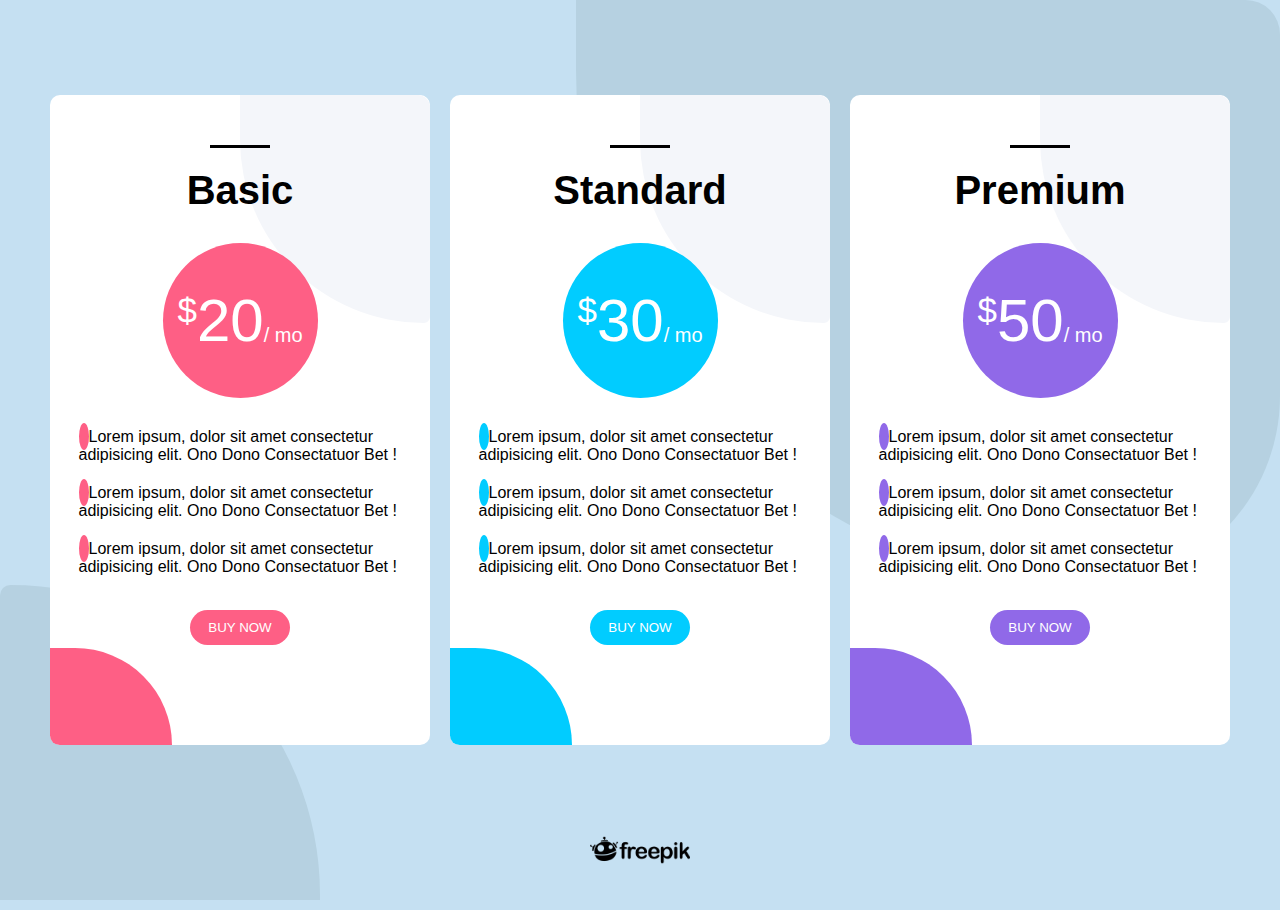
<file: freepik/index.html>
<!DOCTYPE html>
<html lang="en">
<head>
    <meta charset="UTF-8">
    <meta http-equiv="X-UA-Compatible" content="IE=edge">
    <meta name="viewport" content="width=device-width, initial-scale=1.0">
    <title>Freepik RoboCode It Academy</title>
    <link rel="stylesheet" href="https://pro.fontawesome.com/releases/v5.10.0/css/all.css" integrity="sha384-AYmEC3Yw5cVb3ZcuHtOA93w35dYTsvhLPVnYs9eStHfGJvOvKxVfELGroGkvsg+p" crossorigin="anonymous"/>
    <link rel="stylesheet" href="index.css">
</head>
<body>
    <div class="bordered-bg-body is-bg-white-dark"></div>

    <div class="cards">
        <div class="bordered-bg is-bg-white-light"></div>
        <div class="bordered-bg-bottom is-bg-red"></div>
        <div class="myHr"></div>
        <h1 class="title">Basic</h1>
        <div class="cost">
            <div class="price is-bg-red">20</div>
        </div>
        <div class="description">
            <i class="fal fa-check is-bg-red"></i>
            <span>Lorem ipsum, dolor sit amet consectetur adipisicing elit. Ono Dono Consectatuor Bet !</span>
        </div>
        <div class="description">
            <i class="fal fa-check is-bg-red"></i>
            <span>Lorem ipsum, dolor sit amet consectetur adipisicing elit. Ono Dono Consectatuor Bet !</span>
        </div>
        <div class="description">
            <i class="fal fa-check is-bg-red"></i>
            <span>Lorem ipsum, dolor sit amet consectetur adipisicing elit. Ono Dono Consectatuor Bet !</span>
        </div>
        <h4 class="title"><button class="btn-buy is-bg-red">BUY NOW</button></h4>
    </div>
    <div class="cards">
        <div class="bordered-bg is-bg-white-light"></div>
        <div class="bordered-bg-bottom is-bg-blue"></div>
        <div class="myHr"></div>
        <h1 class="title">Standard</h1>
        <div class="cost">
            <div class="price is-bg-blue">30</div>
        </div>
        <div class="description">
            <i class="fal fa-check is-bg-blue"></i>
            <span>Lorem ipsum, dolor sit amet consectetur adipisicing elit. Ono Dono Consectatuor Bet !</span>
        </div>
        <div class="description">
            <i class="fal fa-check is-bg-blue"></i>
            <span>Lorem ipsum, dolor sit amet consectetur adipisicing elit. Ono Dono Consectatuor Bet !</span>
        </div>
        <div class="description">
            <i class="fal fa-check is-bg-blue"></i>
            <span>Lorem ipsum, dolor sit amet consectetur adipisicing elit. Ono Dono Consectatuor Bet !</span>
        </div>
        <h4 class="title"><button class="btn-buy is-bg-blue">BUY NOW</button></h4>
    </div>
    <div class="cards">
        <div class="bordered-bg is-bg-white-light"></div>
        <div class="bordered-bg-bottom is-bg-purple"></div>
        <div class="myHr"></div>
        <h1 class="title">Premium</h1>
        <div class="cost">
            <div class="price is-bg-purple">50</div>
        </div>
        <div class="description">
            <i class="fal fa-check is-bg-purple"></i>
            <span>Lorem ipsum, dolor sit amet consectetur adipisicing elit. Ono Dono Consectatuor Bet !</span>
        </div>
        <div class="description">
            <i class="fal fa-check is-bg-purple"></i>
            <span>Lorem ipsum, dolor sit amet consectetur adipisicing elit. Ono Dono Consectatuor Bet !</span>
        </div>
        <div class="description">
            <i class="fal fa-check is-bg-purple"></i>
            <span>Lorem ipsum, dolor sit amet consectetur adipisicing elit. Ono Dono Consectatuor Bet !</span>
        </div>
        <h4 class="title"><button class="btn-buy is-bg-purple">BUY NOW</button></h4>
    </div>
    <div class="bordered-bg-bottom-body is-bg-white-dark"></div>
    <img src="freepik-logo.png" alt="" width="100px">
</body>
</html>
</file>
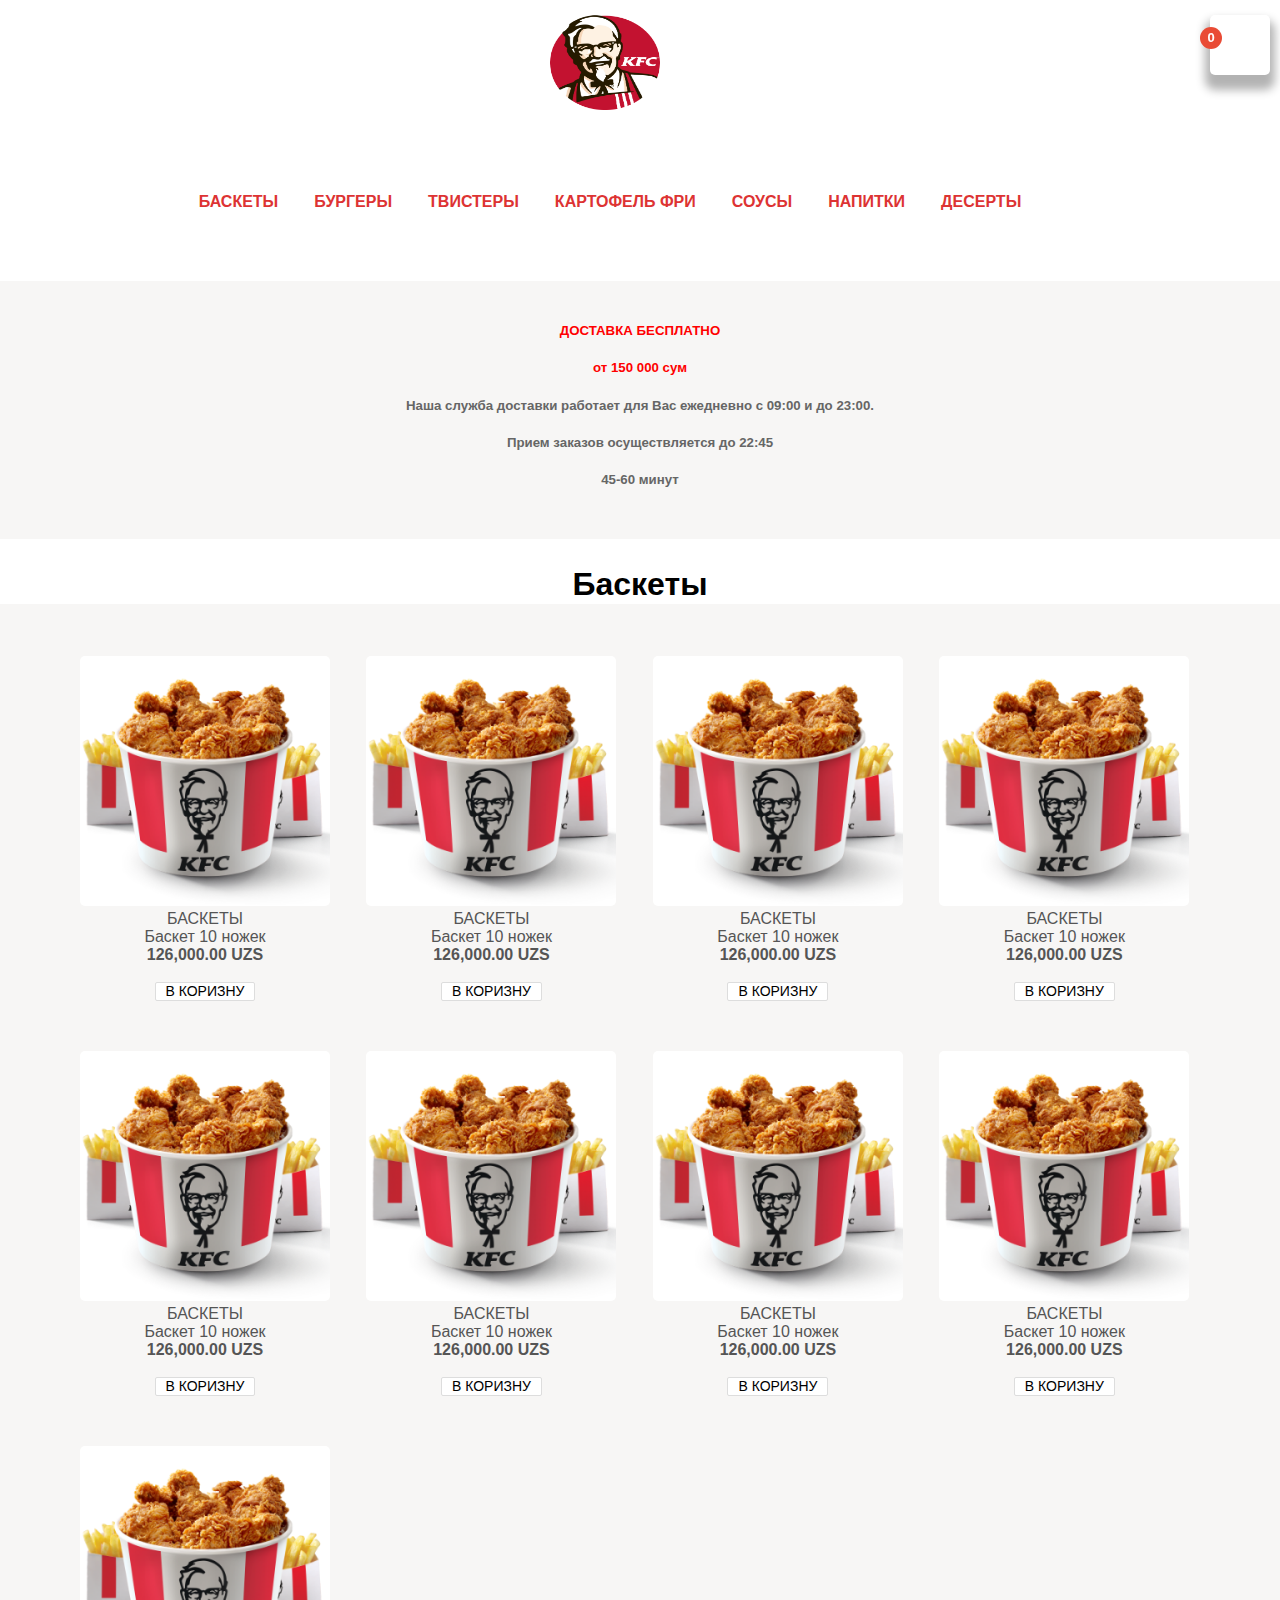
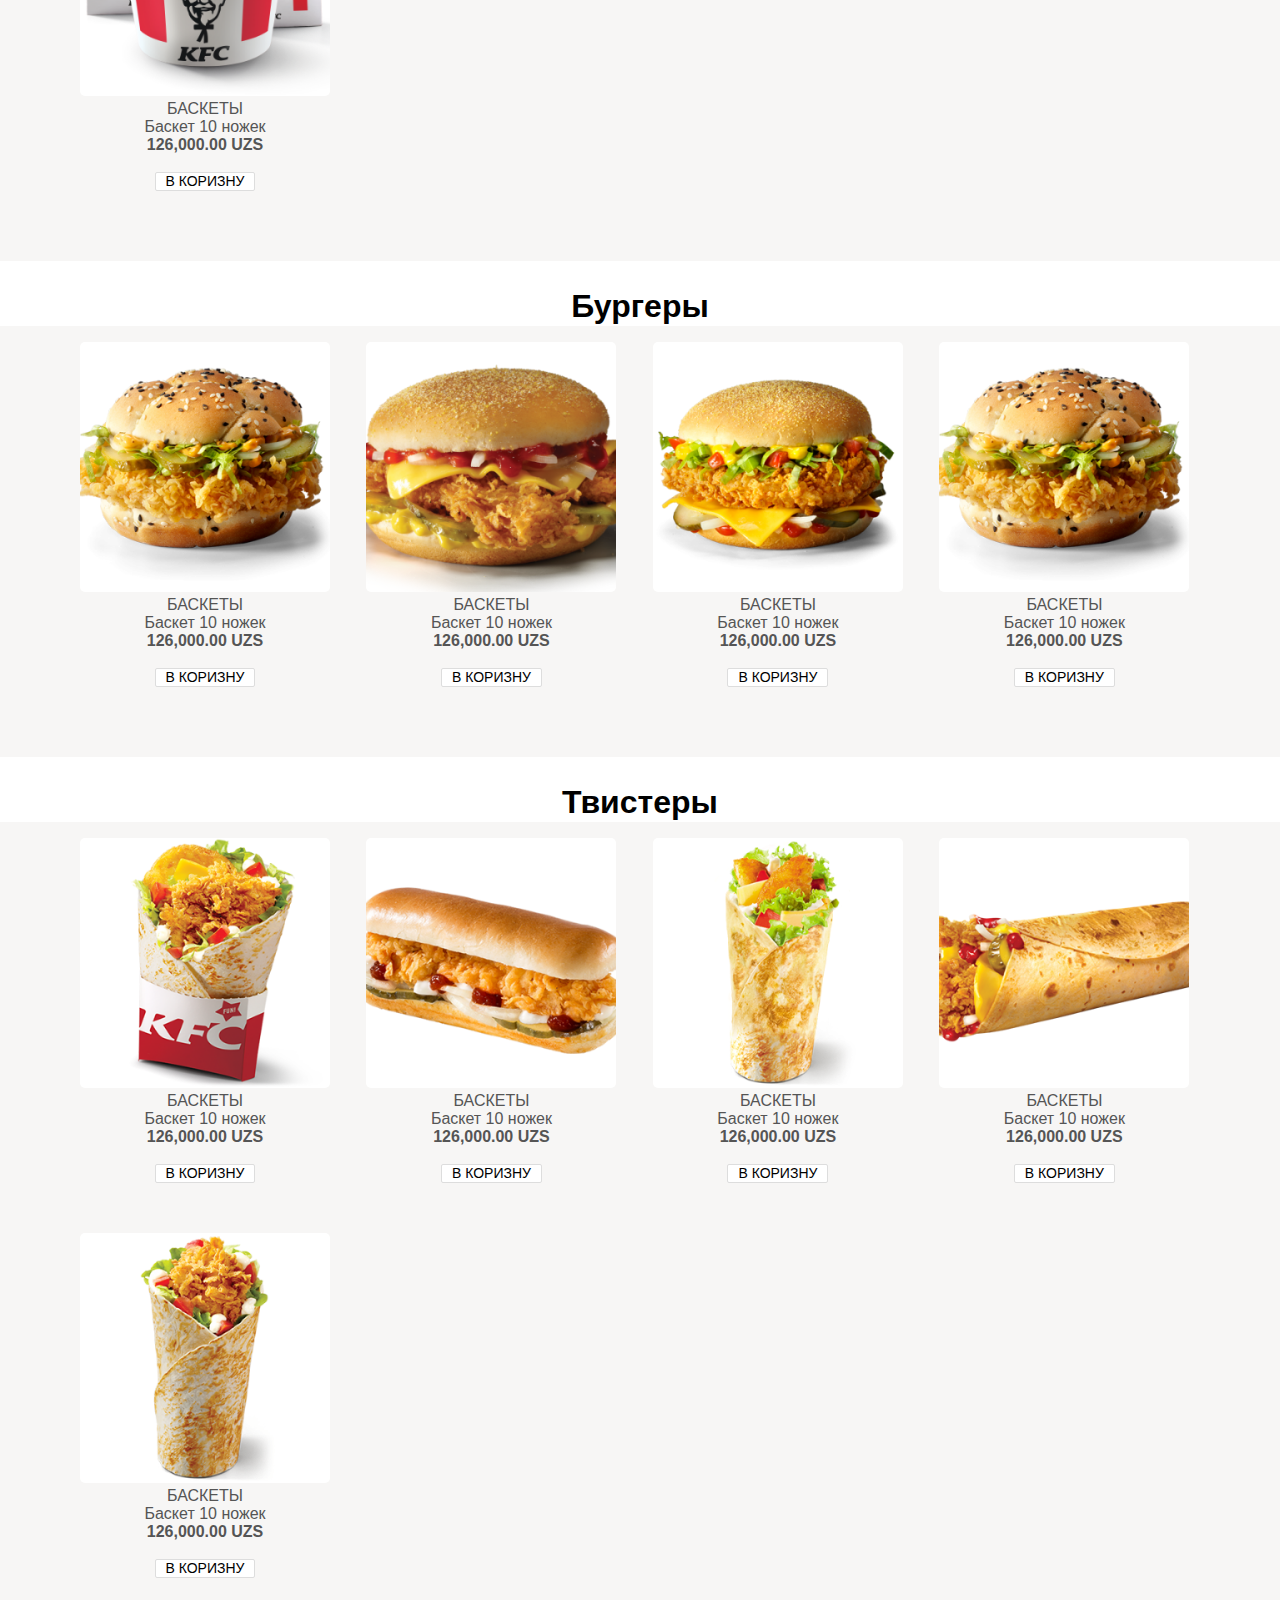
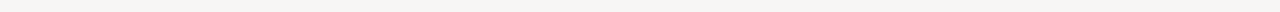
<file: kfc-site/index.html>
<!DOCTYPE html>
<html lang="en">
<head>
	<meta charset="UTF-8">
	<meta name="viewport" content="width=device-width, initial-scale=1.0">
	<meta content="Nurullo Salaydinov" name="author">
	<title>KFC Tashkent - Доставка КФС в Ташкенте</title>
	<link rel="icon" href="img/kfc-logo.jpg">
	<link rel="stylesheet" href="https://pro.fontawesome.com/releases/v5.10.0/css/all.css" integrity="sha384-AYmEC3Yw5cVb3ZcuHtOA93w35dYTsvhLPVnYs9eStHfGJvOvKxVfELGroGkvsg+p" crossorigin="anonymous"/>
	<link href="https://cdn.jsdelivr.net/npm/bootstrap@5.0.2/dist/css/bootstrap.min.css" rel="stylesheet" integrity="sha384-EVSTQN3/azprG1Anm3QDgpJLIm9Nao0Yz1ztcQTwFspd3yD65VohhpuuCOmLASjC" crossorigin="anonymous">
	<link rel="stylesheet" href="css/styles.css">	
</head>
<body>
	
	<div class="shopping-cart" id="cart">
		<h5 class="counter">0</h5>
		<i class="fas fa-shopping-basket"></i>
		<div class="bigBasket">
			<div id="myBasket">
				<p style="font-weight: 500;" class="ml-2 pt-2">CART</p>
				<hr>
				<div id="myObjects">
					<img src="img/kfs_300300.png" alt="" id="img1">
					<hr>
					<div class="container-fluid">
						<span class="pl-3">Billing Details</span>
						<br>
						<br>
						<span class="pl-3">Имя *</span>
						<br>
						<input type="text" class="w-100">
						<br>
						<br>
						<span class="pl-3">Телефон *</span>
						<br>
						<input type="number" class="w-100">
						<br>
						<br>
						<span class="pl-3">Email </span>
						<br>
						<input type="email" class="w-100">
						<br>
						<br>
						<span class="pl-3">Адрес *</span>
						<br>
						<input type="text" class="w-100">
						<br>
						<br>
						<span class="pl-3">Номер кв/дома </span>
						<br>
						<input type="text" class="w-100">
						<br>
						<br>
						<span class="pl-3">Подъезд </span>
						<br>
						<input type="text" class="w-100">
						<br>
						<br>
						<span class="pl-3">Этаж  </span>
						<br>
						<input type="text" class="w-100">
						<br>
						<br>
						<span class="pl-3">Домофон  </span>
						<br>
						<input type="text" class="w-100">
						<br>
						<p>Детали</p>
						<br>
						<span>Примечание к заказу </span>
						<br>
						<input type="textarea" class="w-100">
					</div>
				</div>
				<div style="width: 90%;height: 50px;background: #CD0012;padding: 6px 12px;color: #fff;font-size: 25px;border-bottom-left-radius: 6px;margin-top: 38px;">Сделать заказ - 40,500.00 UZS</div>
			</div>
		</div>
	</div>
	<span id="closeCart">
		<span>&times;</span>
	</span>


	<header>
		<div class="logo-unit">
			<div class="img-unit">
				<img src="img/kfc-logo.jpg" alt="">
			</div>
		</div>
		<div class="nav" id="app">
			<ul>
				<li>
					<a href="#basket">БАСКЕТЫ</a>
				</li>
				<li>
					<a href="#burger">БУРГЕРЫ</a>
				</li>
				<li>
					<a href="#twister">ТВИСТЕРЫ</a>
				</li>
				<li>
					<a href="#">КАРТОФЕЛЬ ФРИ</a>
				</li>
				<li>
					<a href="#">СОУСЫ</a>
				</li>
				<li>
					<a href="#">НАПИТКИ</a>
				</li>
				<li>
					<a href="#">ДЕСЕРТЫ</a>
				</li>
				<li v-on:click="light"
					v-if="moon">
					<div class="theme"><i class="fas fa-sun"></i></div>
				</li>
				<li v-on:click="dark"
					v-if="sun">
					<div class="theme"><i class="fas fa-moon"></i></div>
				</li>
			</ul>
		</div>
		<i class="fas fa-bars" id="responsiveMenu"></i>

		<section>
			<div class="container secret-navs" id="secretNav">

				<div class="secret-nav-items"><a href="#">БАСКЕТЫ</a></div>
				<br>
				<div class="secret-nav-items"><a href="#">БУРГЕРЫ</a></div>
				<br>
				<div class="secret-nav-items"><a href="#">ТВИСТЕРЫ</a></div>
				<br>
				<div class="secret-nav-items"><a href="#">КАРТОФЕЛЬ ФРИ</a></div>
				<br>
				<div class="secret-nav-items"><a href="#">СОУСЫ</a></div>
				<br>
				<div class="secret-nav-items"><a href="#">НАПИТКИ</a></div>
				<br>
				<div class="secret-nav-items"><a href="#">ДЕСЕРТЫ</a></div>
				<br>
				<div class="secret-nav-items theme1"><i class="fas fa-sun"></i></div>
				<div class="secret-nav-items theme1"><i class="fas fa-moon"></i></div>
			</div>
		</section>
		<br>
		<br>
	</header>
	<main style="width: 100%;height: 240px;background: #F7F6F5;padding-top: 20px;">
		<div class="main-content">
			<h5 style="color: #FF0000;text-align: center;">ДОСТАВКА БЕСПЛАТНО</h5>
			<h5 style="color: #FF0000;text-align: center;">от 150 000 сум</h5>
			<h5 style="color: #666;text-align: center;">Наша служба доставки работает для Вас ежедневно с 09:00 и до 23:00.</h5>
			<h5 style="color: #666;text-align: center;">Прием заказов осуществляется до 22:45</h5>
			<h5 style="color: #666;text-align: center;">45-60 минут</h5>
		</div>
	</main>
	<br>
	<main style="width: 100%;height: 65px;padding-top: 6px;background: #fff;text-align: center;" id="basket">
		<h1 class="text-center text-danger">Баскеты</h1>
	</main>
	<br>
	<br>
	<div class="basket-unit">
		<div class="container">
			<div class="row">
			
				<div class="cards col-6 col-sm-6 col-md-4 col-lg-3 col-xl-3">
					<img src="img/kfs_300300.png" alt="">
					<br>
					<span>БАСКЕТЫ</span>
					<br>
					<span>Баскет 10 ножек</span>
					<br>
					<span><strong>126,000.00 UZS</strong></span>
					<br>
					<br>
					<button><i class="fal fa-shopping-bag"></i><span style="font-family: sans-serif;"> В КОРИЗНУ</span></button>
					<br>
					<br>
				</div>
				<div class="cards col-6 col-sm-6 col-md-4 col-lg-3 col-xl-3">
					<img src="img/kfs_300300.png" alt="">
					<br>
					<span>БАСКЕТЫ</span>
					<br>
					<span>Баскет 10 ножек</span>
					<br>
					<span><strong>126,000.00 UZS</strong></span>
					<br>
					<br>
					<button><i class="fal fa-shopping-bag"></i><span style="font-family: sans-serif;"> В КОРИЗНУ</span></button>
					<br>
					<br>
				</div>
				<div class="cards col-6 col-sm-6 col-md-4 col-lg-3 col-xl-3">
					<img src="img/kfs_300300.png" alt="">
					<br>
					<span>БАСКЕТЫ</span>
					<br>
					<span>Баскет 10 ножек</span>
					<br>
					<span><strong>126,000.00 UZS</strong></span>
					<br>
					<br>
					<button><i class="fal fa-shopping-bag"></i><span style="font-family: sans-serif;"> В КОРИЗНУ</span></button>
					<br>
					<br>
				</div>
				<div class="cards col-6 col-sm-6 col-md-4 col-lg-3 col-xl-3">
					<img src="img/kfs_300300.png" alt="">
					<br>
					<span>БАСКЕТЫ</span>
					<br>
					<span>Баскет 10 ножек</span>
					<br>
					<span><strong>126,000.00 UZS</strong></span>
					<br>
					<br>
					<button><i class="fal fa-shopping-bag"></i><span style="font-family: sans-serif;"> В КОРИЗНУ</span></button>
					<br>
					<br>
				</div>
				<div class="cards col-6 col-sm-6 col-md-4 col-lg-3 col-xl-3">
					<img src="img/kfs_300300.png" alt="">
					<br>
					<span>БАСКЕТЫ</span>
					<br>
					<span>Баскет 10 ножек</span>
					<br>
					<span><strong>126,000.00 UZS</strong></span>
					<br>
					<br>
					<button><i class="fal fa-shopping-bag"></i><span style="font-family: sans-serif;"> В КОРИЗНУ</span></button>
					<br>
					<br>
				</div>
				<div class="cards col-6 col-sm-6 col-md-4 col-lg-3 col-xl-3">
					<img src="img/kfs_300300.png" alt="">
					<br>
					<span>БАСКЕТЫ</span>
					<br>
					<span>Баскет 10 ножек</span>
					<br>
					<span><strong>126,000.00 UZS</strong></span>
					<br>
					<br>
					<button><i class="fal fa-shopping-bag"></i><span style="font-family: sans-serif;"> В КОРИЗНУ</span></button>
					<br>
					<br>
				</div>
				<div class="cards col-6 col-sm-6 col-md-4 col-lg-3 col-xl-3">
					<img src="img/kfs_300300.png" alt="">
					<br>
					<span>БАСКЕТЫ</span>
					<br>
					<span>Баскет 10 ножек</span>
					<br>
					<span><strong>126,000.00 UZS</strong></span>
					<br>
					<br>
					<button><i class="fal fa-shopping-bag"></i><span style="font-family: sans-serif;"> В КОРИЗНУ</span></button>
					<br>
					<br>
				</div>
				<div class="cards col-6 col-sm-6 col-md-4 col-lg-3 col-xl-3">
					<img src="img/kfs_300300.png" alt="">
					<br>
					<span>БАСКЕТЫ</span>
					<br>
					<span>Баскет 10 ножек</span>
					<br>
					<span><strong>126,000.00 UZS</strong></span>
					<br>
					<br>
					<button><i class="fal fa-shopping-bag"></i><span style="font-family: sans-serif;"> В КОРИЗНУ</span></button>
					<br>
					<br>
				</div>
				<div class="cards col-6 col-sm-6 col-md-4 col-lg-3 col-xl-3">
					<img src="img/kfs_300300.png" alt="">
					<br>
					<span>БАСКЕТЫ</span>
					<br>
					<span>Баскет 10 ножек</span>
					<br>
					<span><strong>126,000.00 UZS</strong></span>
					<br>
					<br>
					<button><i class="fal fa-shopping-bag"></i><span style="font-family: sans-serif;"> В КОРИЗНУ</span></button>
					<br>
					<br>
				</div>

			</div>
		</div>
	</div>
	<br>
	<br>
	<main style="width: 100%;height: 65px;padding-top: 6px;background: #fff;text-align: center;" id="burger">
		<h1 class="text-center text-danger">Бургеры</h1>
	</main>
	<div class="container">
			<div class="row">
			
				<div class="cards col-6 col-sm-6 col-md-4 col-lg-3 col-xl-3">
					<img src="img/burger-1.png" alt="">
					<br>
					<span>БАСКЕТЫ</span>
					<br>
					<span>Баскет 10 ножек</span>
					<br>
					<span><strong>126,000.00 UZS</strong></span>
					<br>
					<br>
					<button><i class="fal fa-shopping-bag"></i><span style="font-family: sans-serif;"> В КОРИЗНУ</span></button>
					<br>
					<br>
				</div>
				<div class="cards col-6 col-sm-6 col-md-4 col-lg-3 col-xl-3">
					<img src="img/burger-2.png" alt="">
					<br>
					<span>БАСКЕТЫ</span>
					<br>
					<span>Баскет 10 ножек</span>
					<br>
					<span><strong>126,000.00 UZS</strong></span>
					<br>
					<br>
					<button><i class="fal fa-shopping-bag"></i><span style="font-family: sans-serif;"> В КОРИЗНУ</span></button>
					<br>
					<br>
				</div>
				<div class="cards col-6 col-sm-6 col-md-4 col-lg-3 col-xl-3">
					<img src="img/burger-3.png" alt="">
					<br>
					<span>БАСКЕТЫ</span>
					<br>
					<span>Баскет 10 ножек</span>
					<br>
					<span><strong>126,000.00 UZS</strong></span>
					<br>
					<br>
					<button><i class="fal fa-shopping-bag"></i><span style="font-family: sans-serif;"> В КОРИЗНУ</span></button>
					<br>
					<br>
				</div>
				<div class="cards col-6 col-sm-6 col-md-4 col-lg-3 col-xl-3">
					<img src="img/burger-4.png" alt="">
					<br>
					<span>БАСКЕТЫ</span>
					<br>
					<span>Баскет 10 ножек</span>
					<br>
					<span><strong>126,000.00 UZS</strong></span>
					<br>
					<br>
					<button><i class="fal fa-shopping-bag"></i><span style="font-family: sans-serif;"> В КОРИЗНУ</span></button>
					<br>
					<br>
				</div>
			</div>
		</div>
		<br>
		<br>
	<main style="width: 100%;height: 65px;padding-top: 6px;background: #fff;text-align: center;" id="twister">
		<h1 class="text-center text-danger">Твистеры</h1>
	</main>
	<div class="container">
			<div class="row">
			
				<div class="cards col-6 col-sm-6 col-md-4 col-lg-3 col-xl-3">
					<img src="img/tvister-1.png" alt="">
					<br>
					<span>БАСКЕТЫ</span>
					<br>
					<span>Баскет 10 ножек</span>
					<br>
					<span><strong>126,000.00 UZS</strong></span>
					<br>
					<br>
					<button><i class="fal fa-shopping-bag"></i><span style="font-family: sans-serif;"> В КОРИЗНУ</span></button>
					<br>
					<br>
				</div>
				<div class="cards col-6 col-sm-6 col-md-4 col-lg-3 col-xl-3">
					<img src="img/tvister-2.png" alt="">
					<br>
					<span>БАСКЕТЫ</span>
					<br>
					<span>Баскет 10 ножек</span>
					<br>
					<span><strong>126,000.00 UZS</strong></span>
					<br>
					<br>
					<button><i class="fal fa-shopping-bag"></i><span style="font-family: sans-serif;"> В КОРИЗНУ</span></button>
					<br>
					<br>
				</div>
				<div class="cards col-6 col-sm-6 col-md-4 col-lg-3 col-xl-3">
					<img src="img/tvister-3.png" alt="">
					<br>
					<span>БАСКЕТЫ</span>
					<br>
					<span>Баскет 10 ножек</span>
					<br>
					<span><strong>126,000.00 UZS</strong></span>
					<br>
					<br>
					<button><i class="fal fa-shopping-bag"></i><span style="font-family: sans-serif;"> В КОРИЗНУ</span></button>
					<br>
					<br>
				</div>
				<div class="cards col-6 col-sm-6 col-md-4 col-lg-3 col-xl-3">
					<img src="img/tvister-4.png" alt="">
					<br>
					<span>БАСКЕТЫ</span>
					<br>
					<span>Баскет 10 ножек</span>
					<br>
					<span><strong>126,000.00 UZS</strong></span>
					<br>
					<br>
					<button><i class="fal fa-shopping-bag"></i><span style="font-family: sans-serif;"> В КОРИЗНУ</span></button>
					<br>
					<br>
				</div>
				<div class="cards col-6 col-sm-6 col-md-4 col-lg-3 col-xl-3">
					<img src="img/tvister-5.png" alt="">
					<br>
					<span>БАСКЕТЫ</span>
					<br>
					<span>Баскет 10 ножек</span>
					<br>
					<span><strong>126,000.00 UZS</strong></span>
					<br>
					<br>
					<button><i class="fal fa-shopping-bag"></i><span style="font-family: sans-serif;"> В КОРИЗНУ</span></button>
					<br>
					<br>
				</div>
			</div>
		</div>
	<script src="js/vue.js"></script>
	<script src="js/app.js"></script>
</body>
</html>
</file>
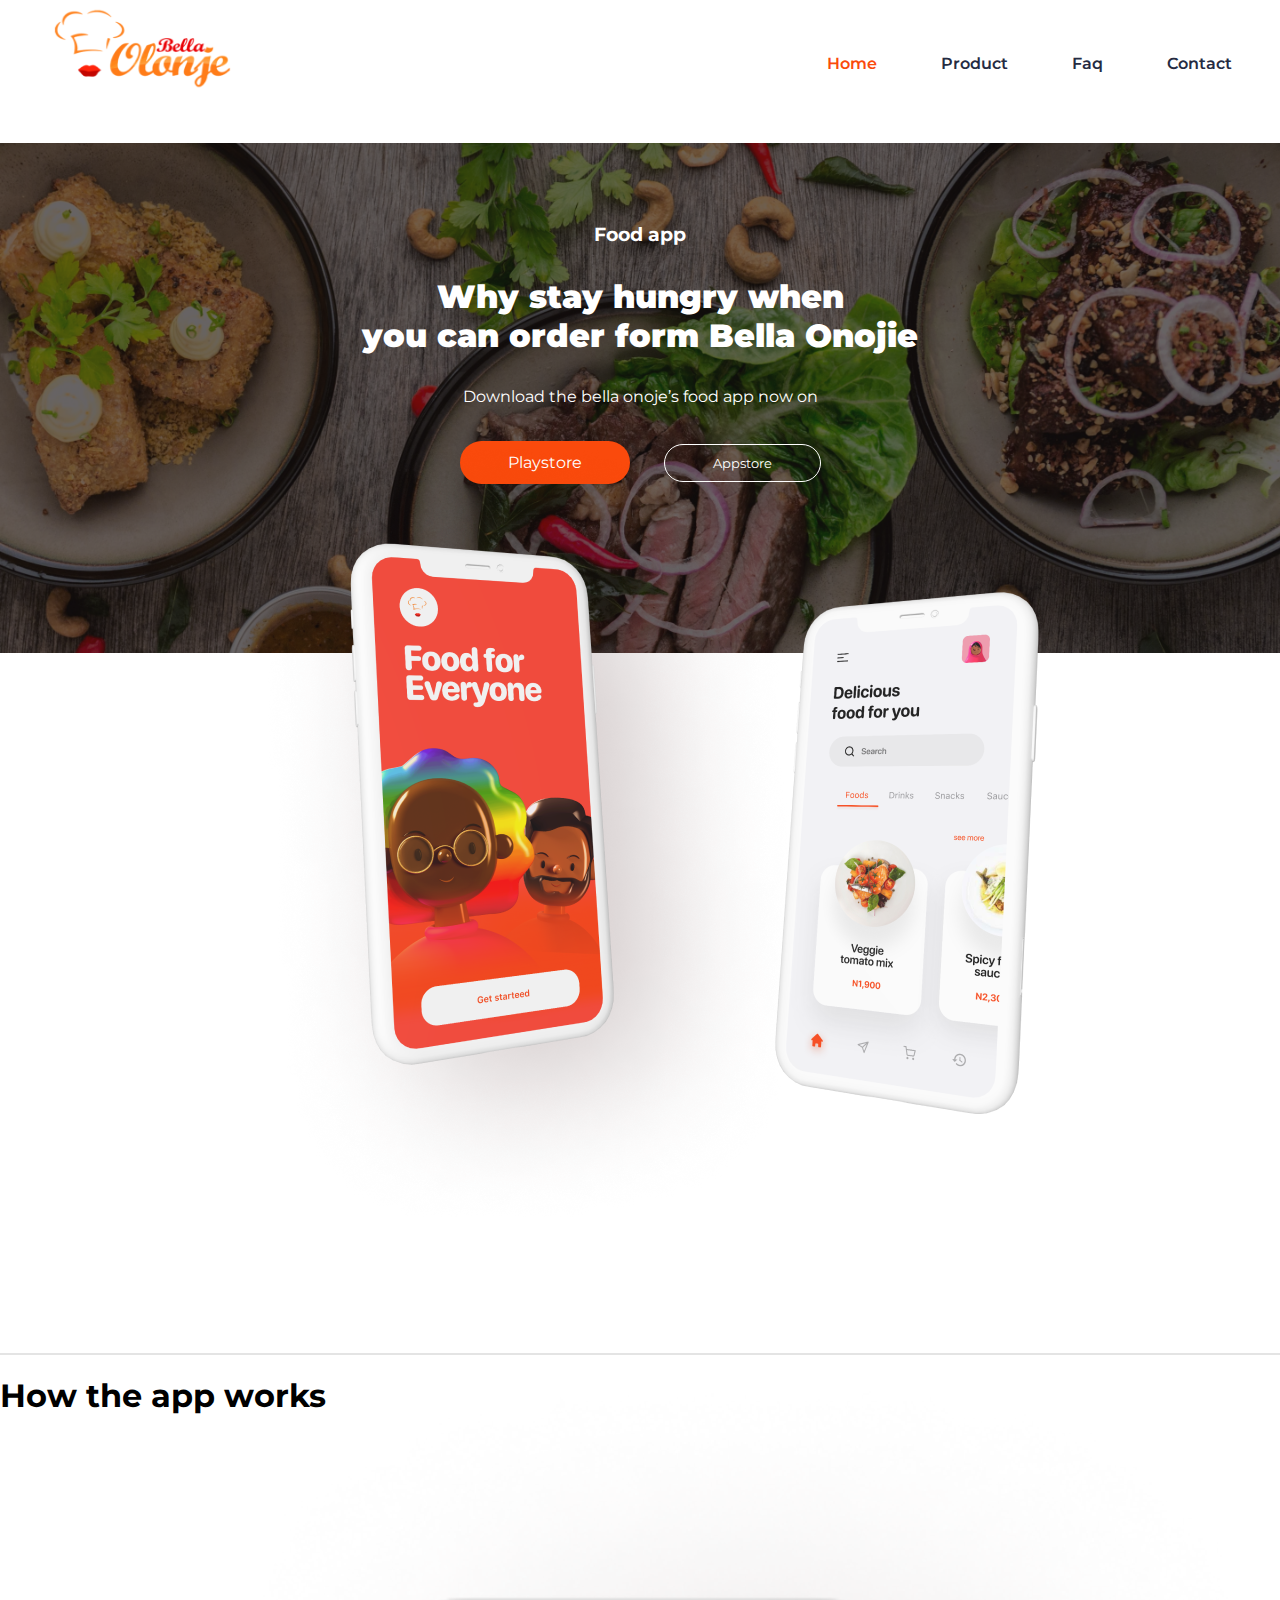
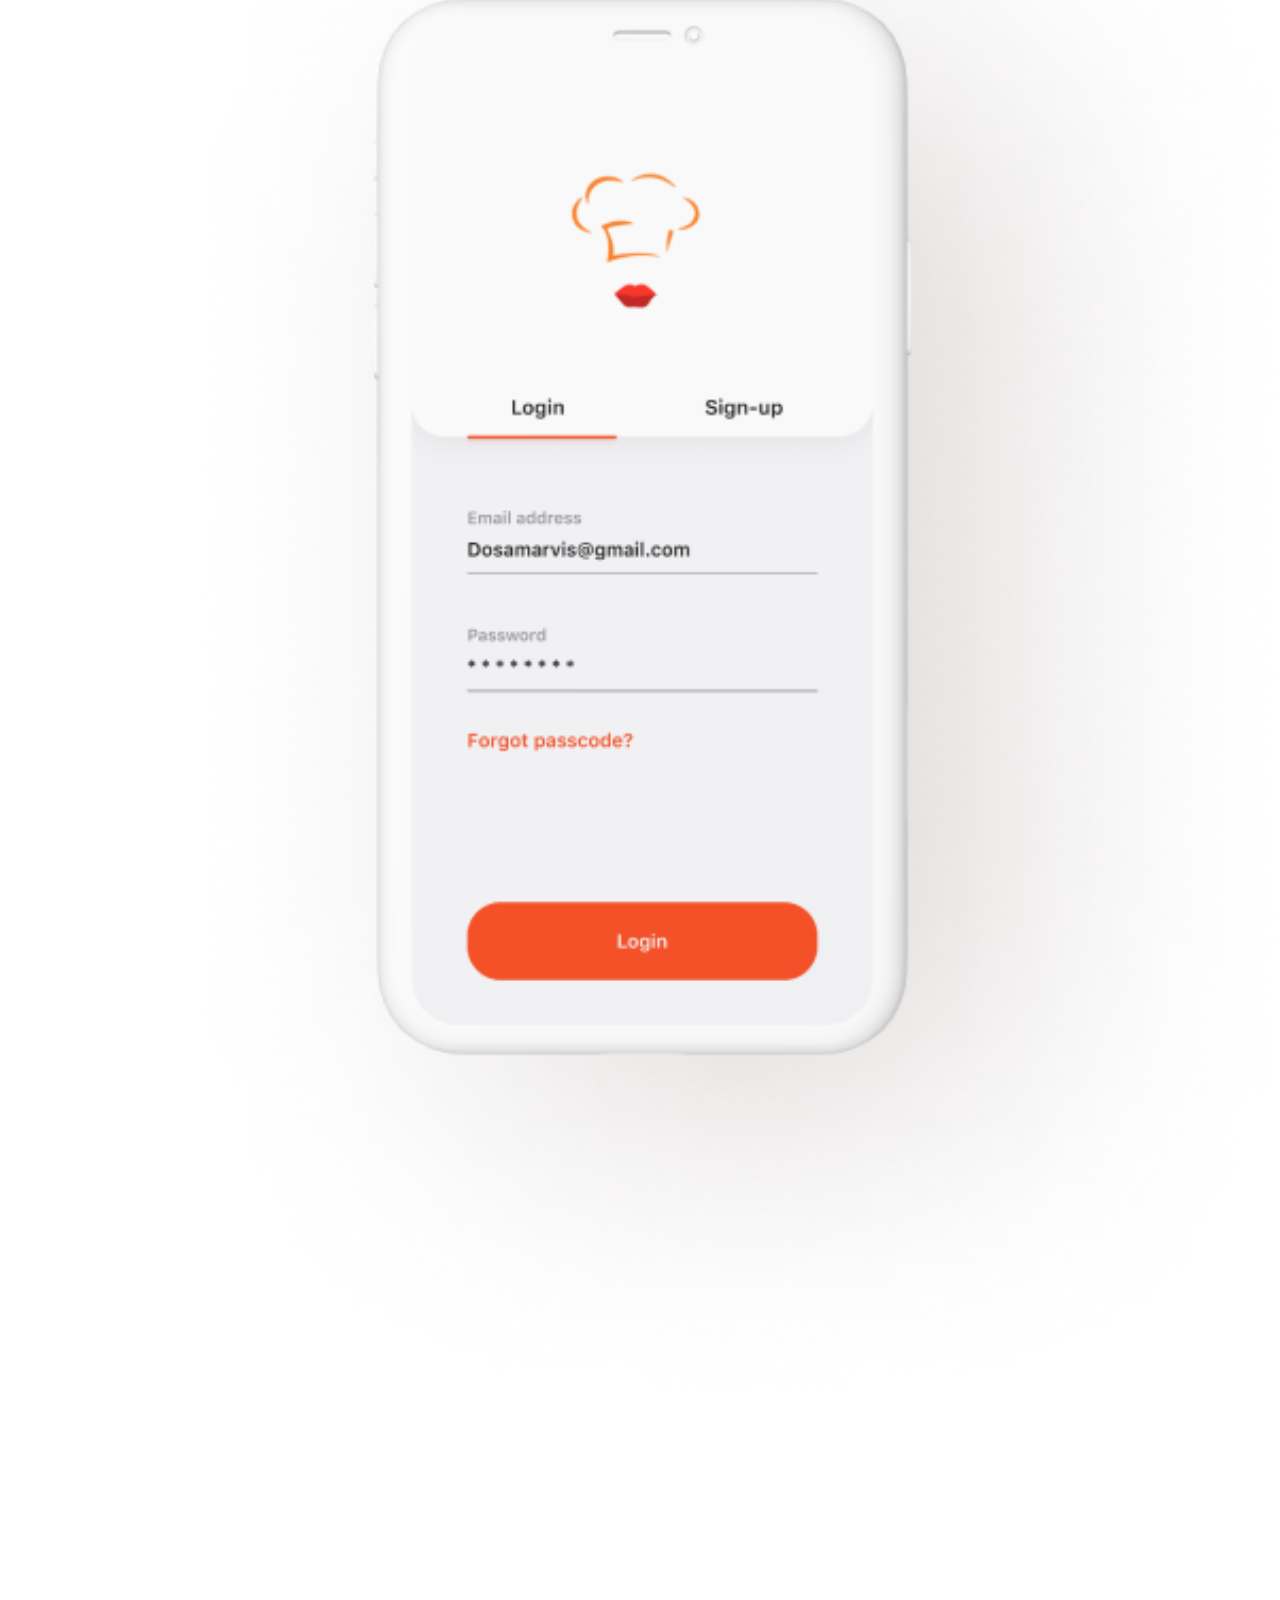
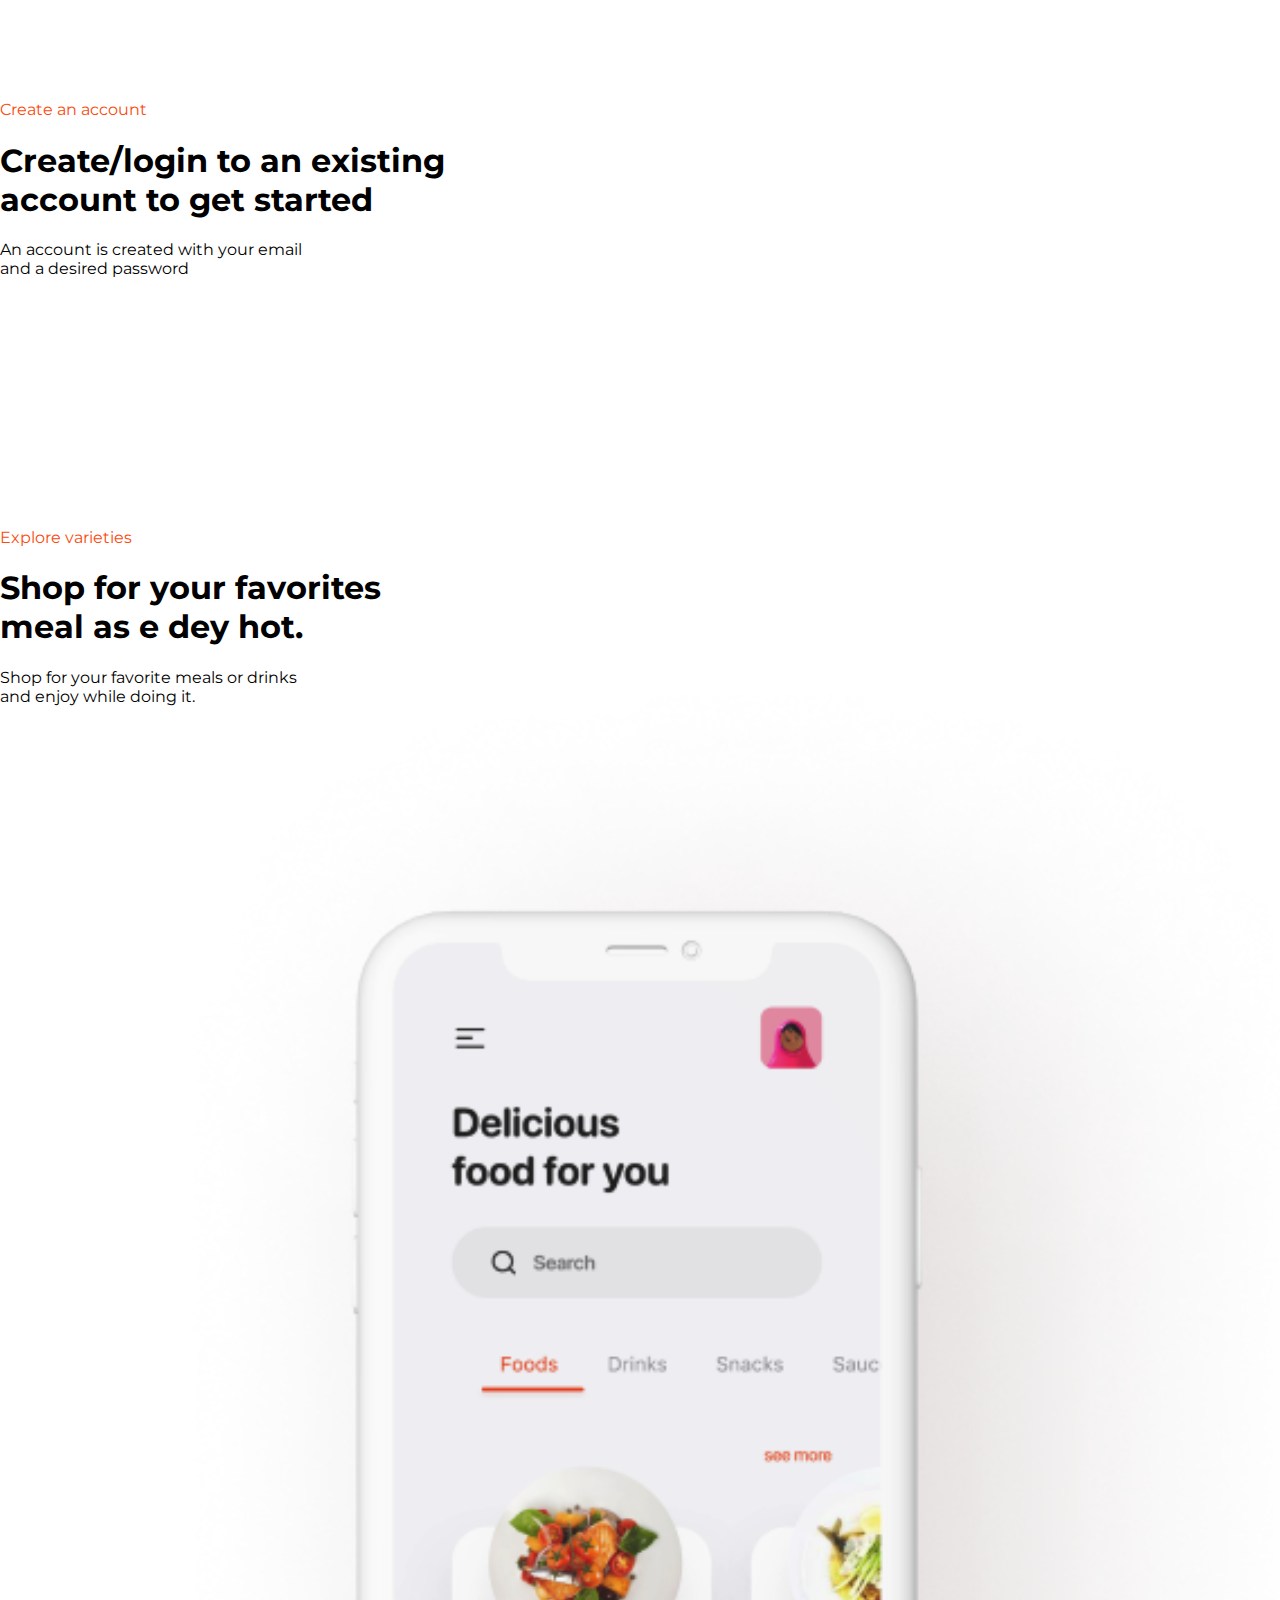
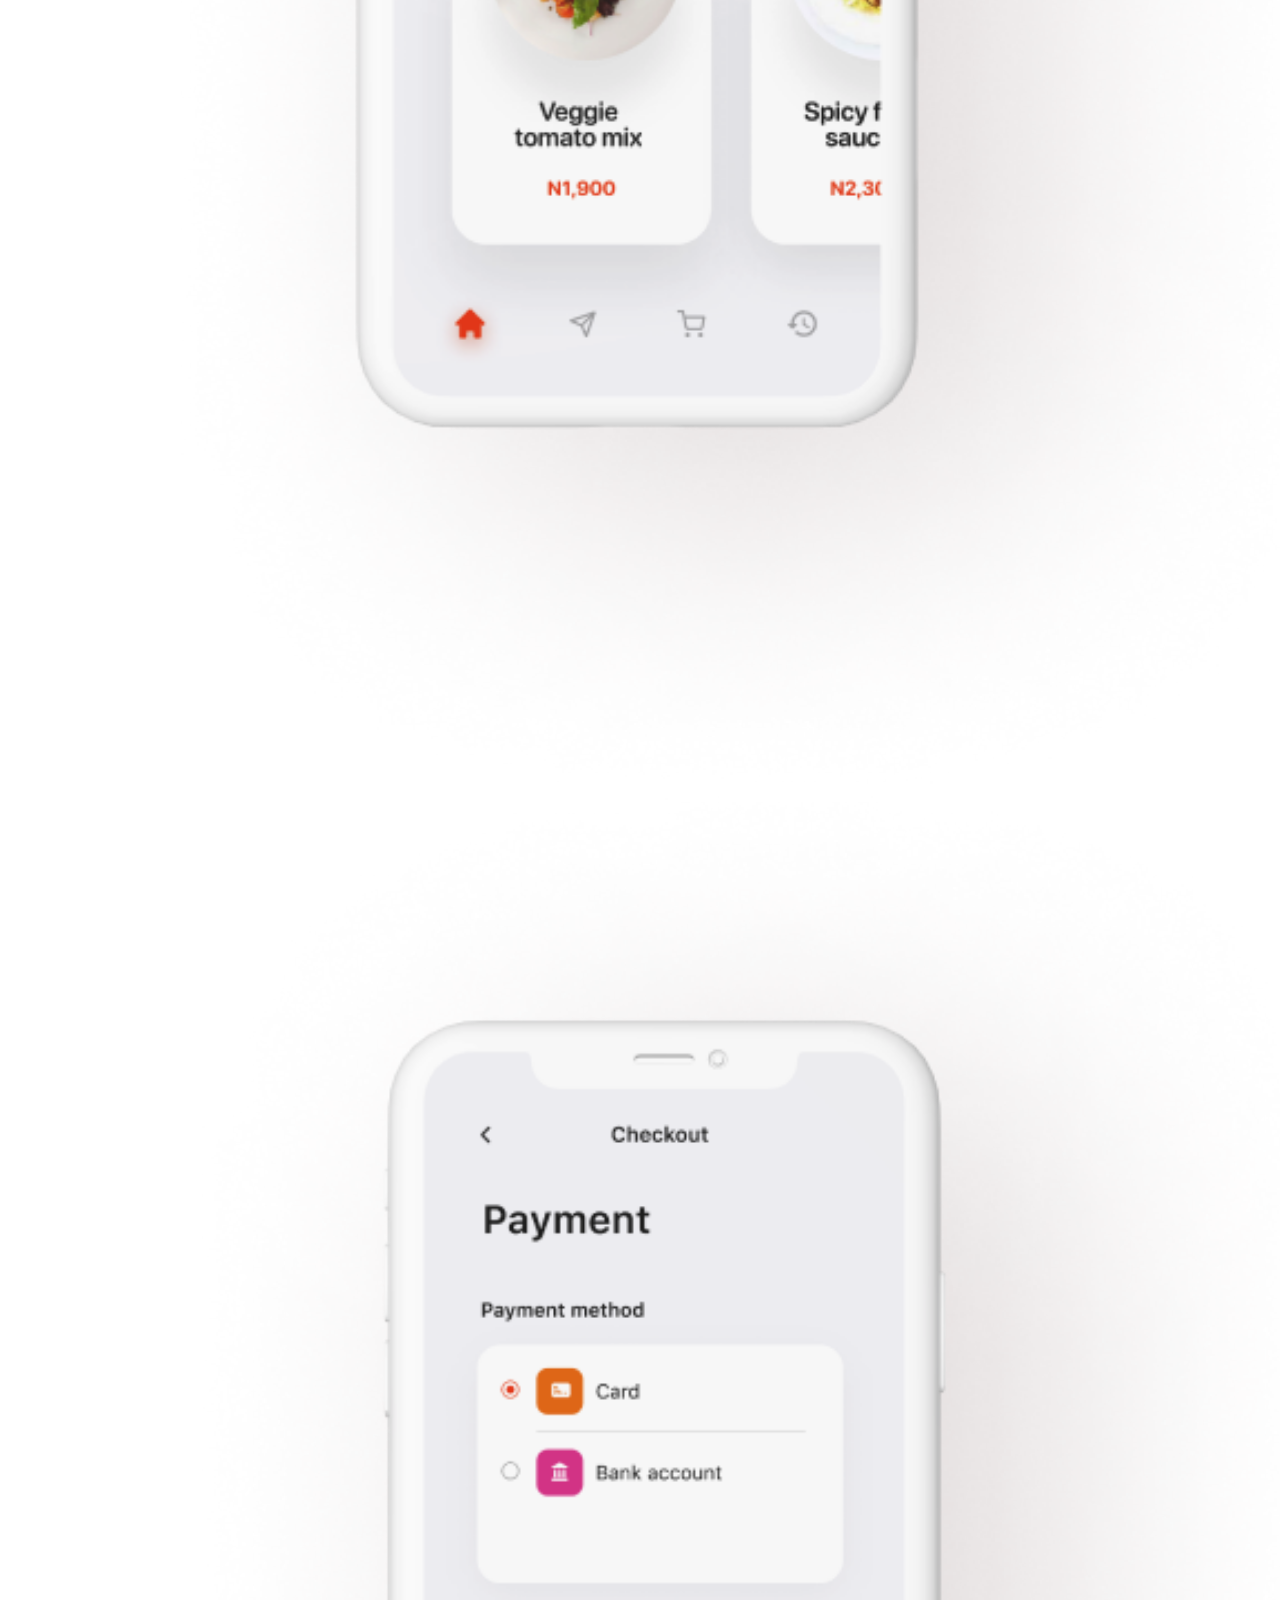
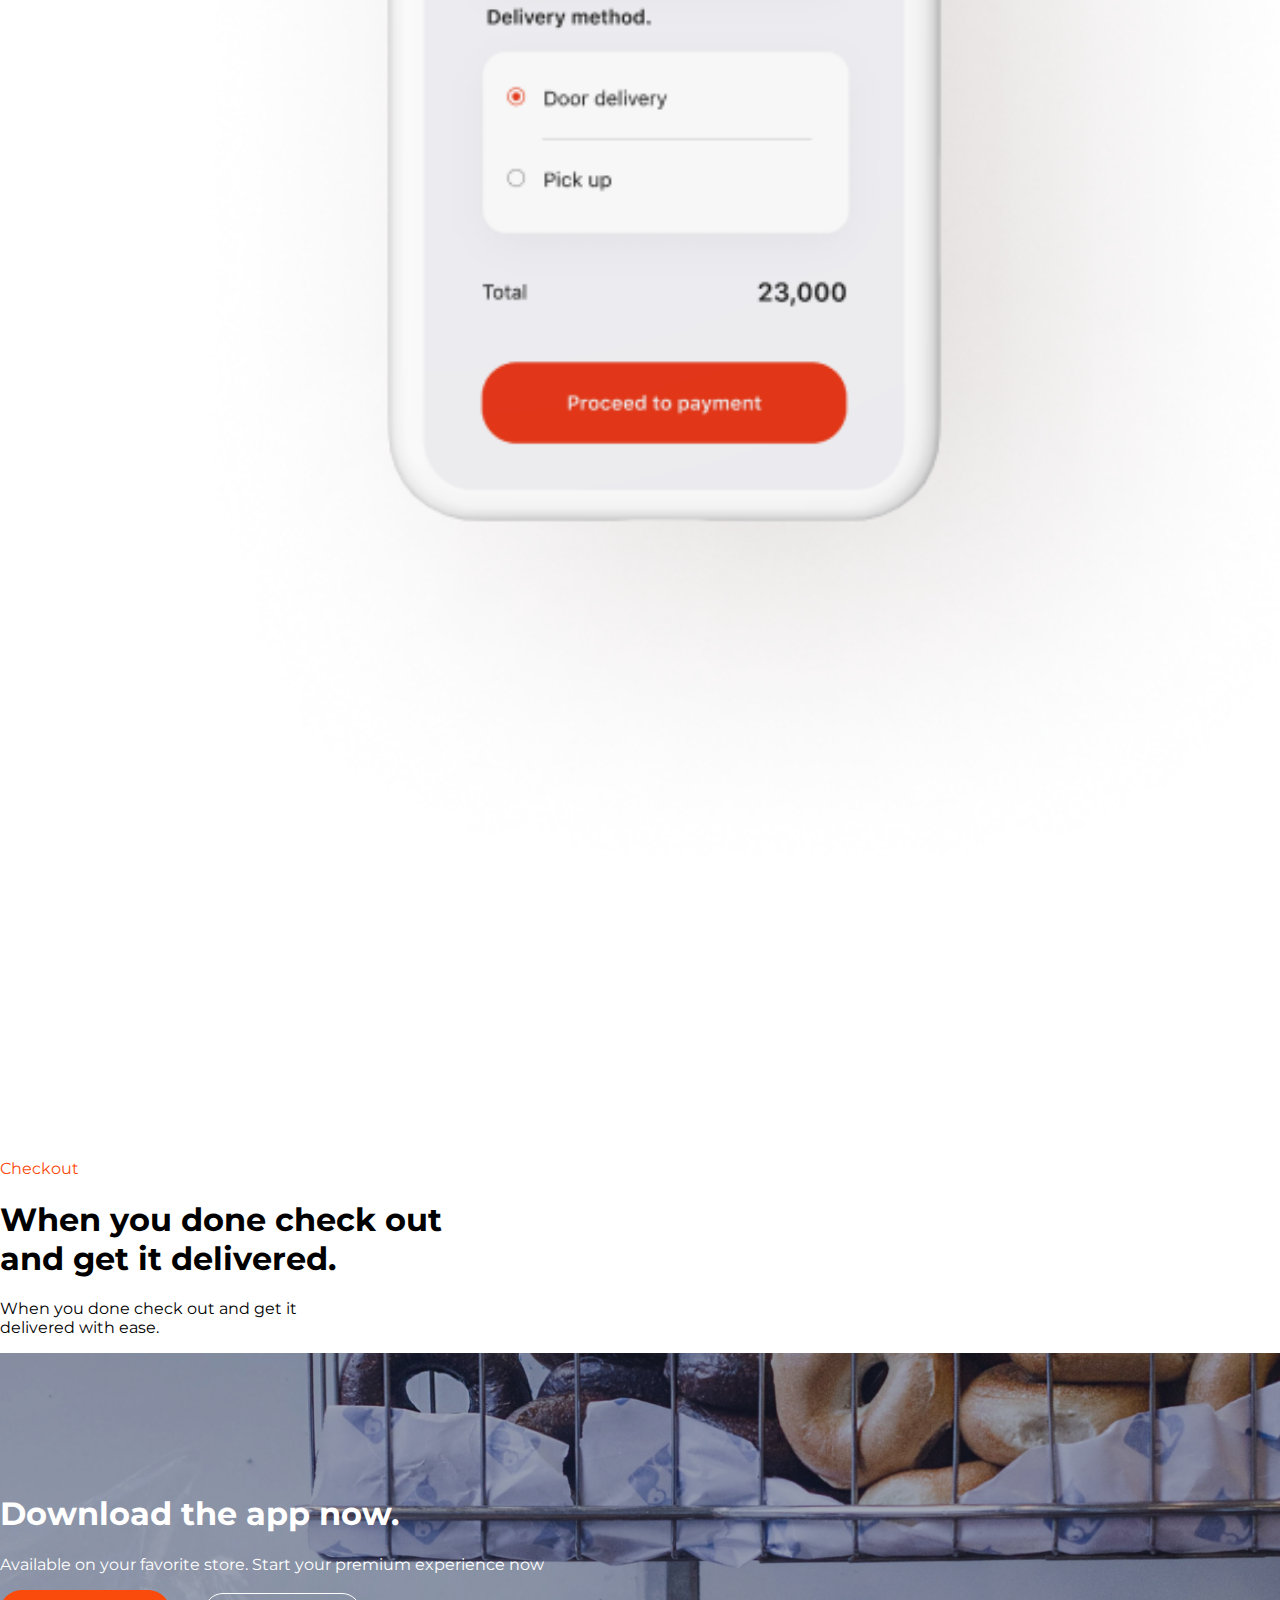
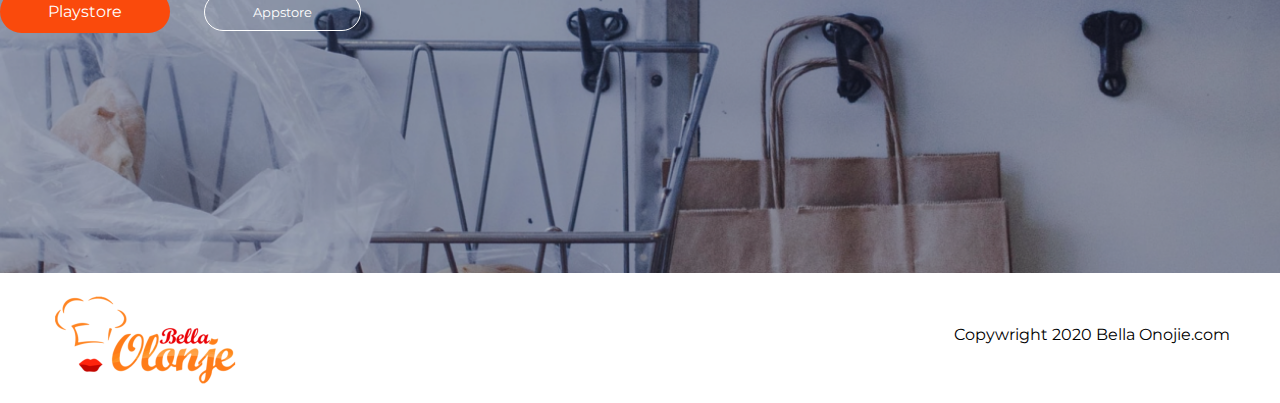
<file: olonge/index.html>
<!DOCTYPE html>
<html lang="en">
<head>
    <meta charset="UTF-8">
    <meta http-equiv="X-UA-Compatible" content="IE=edge">
    <meta name="viewport" content="width=device-width, initial-scale=1.0">
    <title>Olonge</title>
    <!-- font awesome -->
    <link rel="stylesheet" href="https://pro.fontawesome.com/releases/v5.10.0/css/all.css" integrity="sha384-AYmEC3Yw5cVb3ZcuHtOA93w35dYTsvhLPVnYs9eStHfGJvOvKxVfELGroGkvsg+p" crossorigin="anonymous"/>
    <!-- bootstrap -->
    <link href="https://cdn.jsdelivr.net/npm/bootstrap@5.1.3/dist/css/bootstrap.min.css" rel="stylesheet" integrity="sha384-1BmE4kWBq78iYhFldvKuhfTAU6auU8tT94WrHftjDbrCEXSU1oBoqyl2QvZ6jIW3" crossorigin="anonymous">
    <!-- custom css -->
    <link rel="stylesheet" href="css/style.css">
</head>
<body>
    <div class="nav">
        <div class="nav-logo">
            <img src="img/BellaOlonjelogo.png" alt="">
        </div>
        <ul class="myUl">
            <li>
                <a class="active-link" href="">Home</a>
            </li>
            <li>
                <a href="">Product</a>
            </li>
            <li>
                <a href="">Faq</a>
            </li>
            <li>
                <a href="">Contact</a>
            </li>
        </ul>
        <a class="menu-opener"><i class="fas fa-bars"></i></a>
    </div>     
    <div class="banner">
        <div class="banner-title">
            <h3 class="title">Food app</h3>
        </div>
        <div class="banner-text">
            <h1>
                Why stay hungry when<br>you can order form Bella Onojie
            </h1>
        </div>
        <div class="banner-btn">
            <p>Download the bella onoje’s food app now on</p>
            <br>
            <button class="btn-playstore">Playstore</button>
            <button class="btn-appstore">Appstore</button>
        </div>
    </div>
    <div class="main-content-1">
        <img src="img/Rectangle.png" class="rectange-phone-1" alt="">
        <img src="img/Rectangle1.png" class="rectange-phone-2" alt="">
    </div>
    <div class="main-content-2 text-center">
        <div class="container">
            <div class="my-hr"></div>
            <h1 class="mt-5">How the app works</h1>
            <div class="app-1 mt-3">
                <div class="row flex-wrap-reverse">
                    <div class="col-md-6 img-side">
                        <img src="img/Rectangle2.png" width="100%" alt="">
                    </div>
                    <div class="col-md-6 text-content">
                        <p class="text-orange">Create an account</p>
                        <h1>Create/login to an existing<br>account to get started</h1>
                        <p>An account is created with your email<br>and a desired password</p>
                    </div>
                </div>
            </div>
            <div class="app-2 mt-3">
                <div class="row">
                    <div class="col-md-6 text-content">
                        <p class="text-orange">Explore varieties</p>
                        <h1>Shop for your favorites<br>meal as e dey hot.</h1>
                        <p>Shop for your favorite meals or drinks<br>and enjoy while doing it.</p>
                    </div>
                    <div class="col-md-6 img-side">
                        <img src="img/Rectangle3.png" width="100%" alt="">
                    </div>
                </div>
            </div>
            <div class="app-3 mt-3">
                <div class="row flex-wrap-reverse">
                    <div class="col-md-6 img-side">
                        <img src="img/Rectangle4.png" width="100%" alt="">
                    </div>
                    <div class="col-md-6 text-content">
                        <p class="text-orange">Checkout</p>
                        <h1>When you done check out<br>and get it delivered.</h1>
                        <p>When you done check out and get it<br>delivered with ease.</p>
                    </div>
                </div>
            </div>
        </div>
    </div>
    <div class="footer-banner text-center">
        <h1 class="mt-3">Download the app now.</h1>
        <p class="mt-3">Available on your favorite store. Start your premium experience now</p>
        <div class="banner-btn mt-4">
            <button class="btn-playstore">Playstore</button>
            <button class="btn-appstore">Appstore</button>
        </div>
    </div>
    <div class="footer">
        <img src="img/BellaOlonjelogo.png" alt="">
        <div class="footer-icons">
            <i class="fab fa-twitter text-orange h2"></i>
            <i class="fab fa-facebook-square text-orange h2"></i>
            <i class="fab fa-instagram text-orange h2"></i>
        </div>
        <span>Copywright 2020 Bella Onojie.com</span>
    </div>
    <script>
        let bar = document.querySelector('.menu-opener');
        let menu = document.querySelector('.myUl');
        x = 1
        bar.addEventListener('click', () => {
            x++;
            if (x % 2 == 0) {
                menu.classList.add('menu-active')
            }
            else {
                menu.classList.remove('menu-active')
            }
        })
    </script>
    <!-- bootstrap bundle -->
    <script src="https://cdn.jsdelivr.net/npm/bootstrap@5.1.3/dist/js/bootstrap.bundle.min.js" integrity="sha384-ka7Sk0Gln4gmtz2MlQnikT1wXgYsOg+OMhuP+IlRH9sENBO0LRn5q+8nbTov4+1p" crossorigin="anonymous"></script>
</body>
</html>
</file>
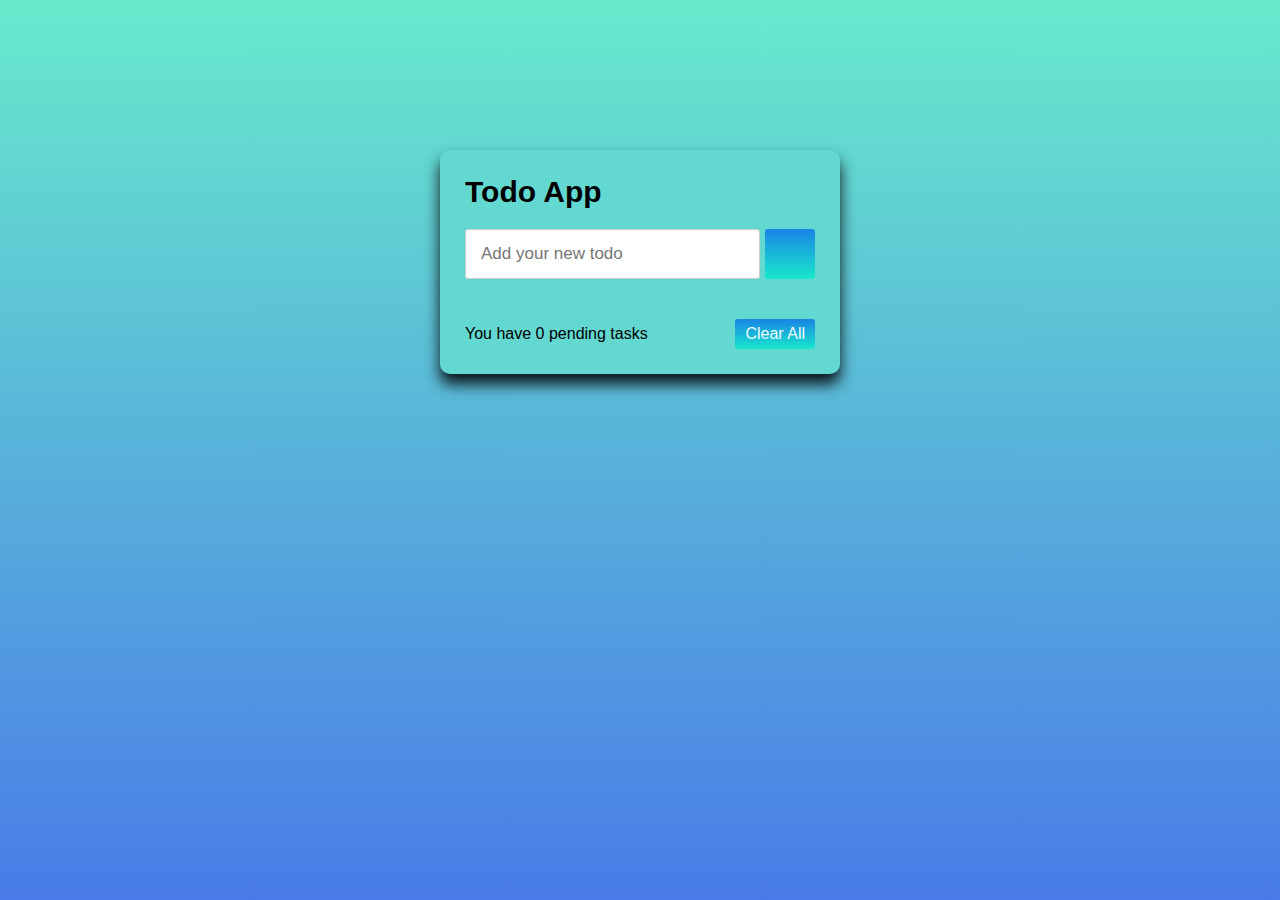
<file: TodoApp/index.html>
<!DOCTYPE html>
<!-- Created By Nurullo - Robocode.uz -->
<html lang="en">
<head>
    <meta charset="UTF-8">
    <meta name="viewport" content="width=device-width, initial-scale=1.0">
    <title>Todo App JavaScript | RoboCode Students</title>
    <link rel="stylesheet" href="main.css">
    <link rel="stylesheet" href="https://pro.fontawesome.com/releases/v5.10.0/css/all.css" integrity="sha384-AYmEC3Yw5cVb3ZcuHtOA93w35dYTsvhLPVnYs9eStHfGJvOvKxVfELGroGkvsg+p" crossorigin="anonymous"/>
</head>
<body>
  <div class="wrapper">
    <header>Todo App</header>
    <div class="inputField">
      <input type="text" placeholder="Add your new todo">
      <button><i class="fas fa-plus"></i></button>
    </div>
    <ul class="todoList">
      
    </ul>
    <div class="footer">
      <span>You have <span class="pendingTasks"></span> pending tasks</span>
      <button>Clear All</button>
    </div>
  </div>
  <script src="app.js"></script>
</body>
</html>
</file>
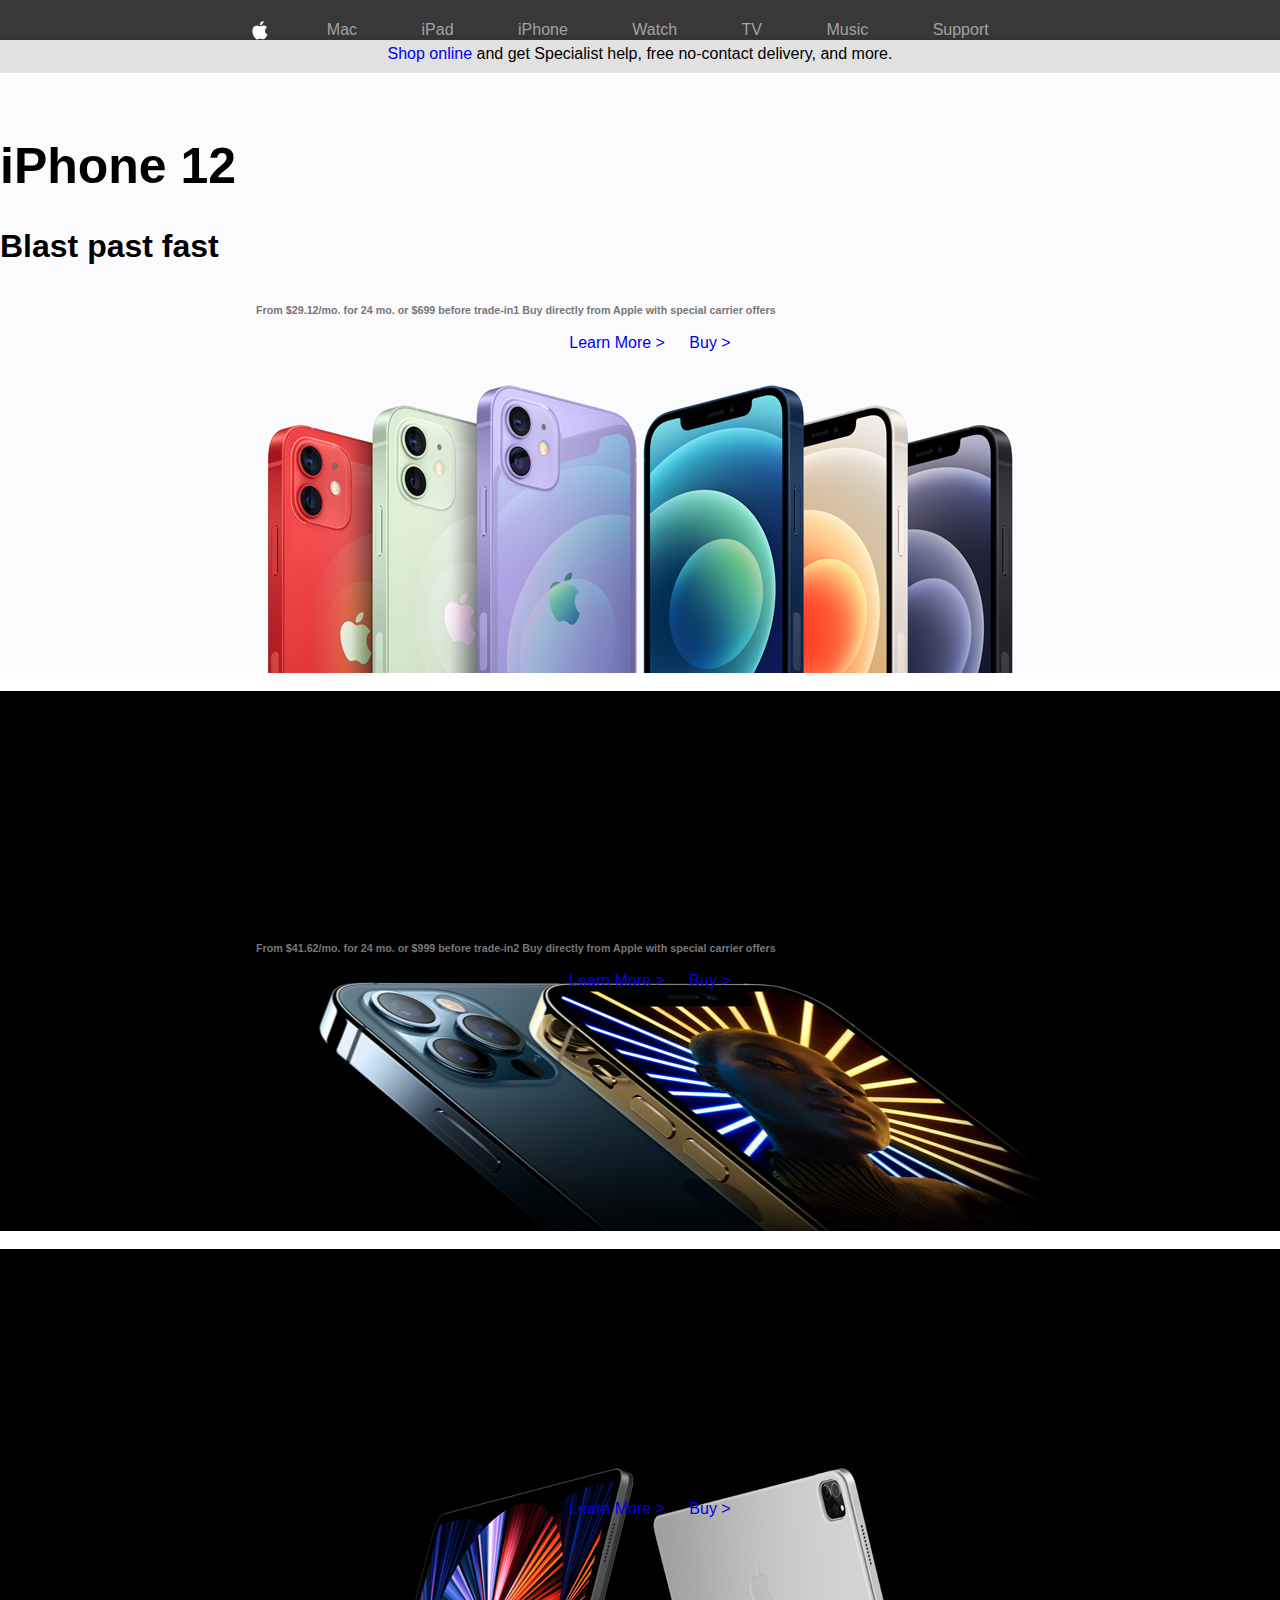
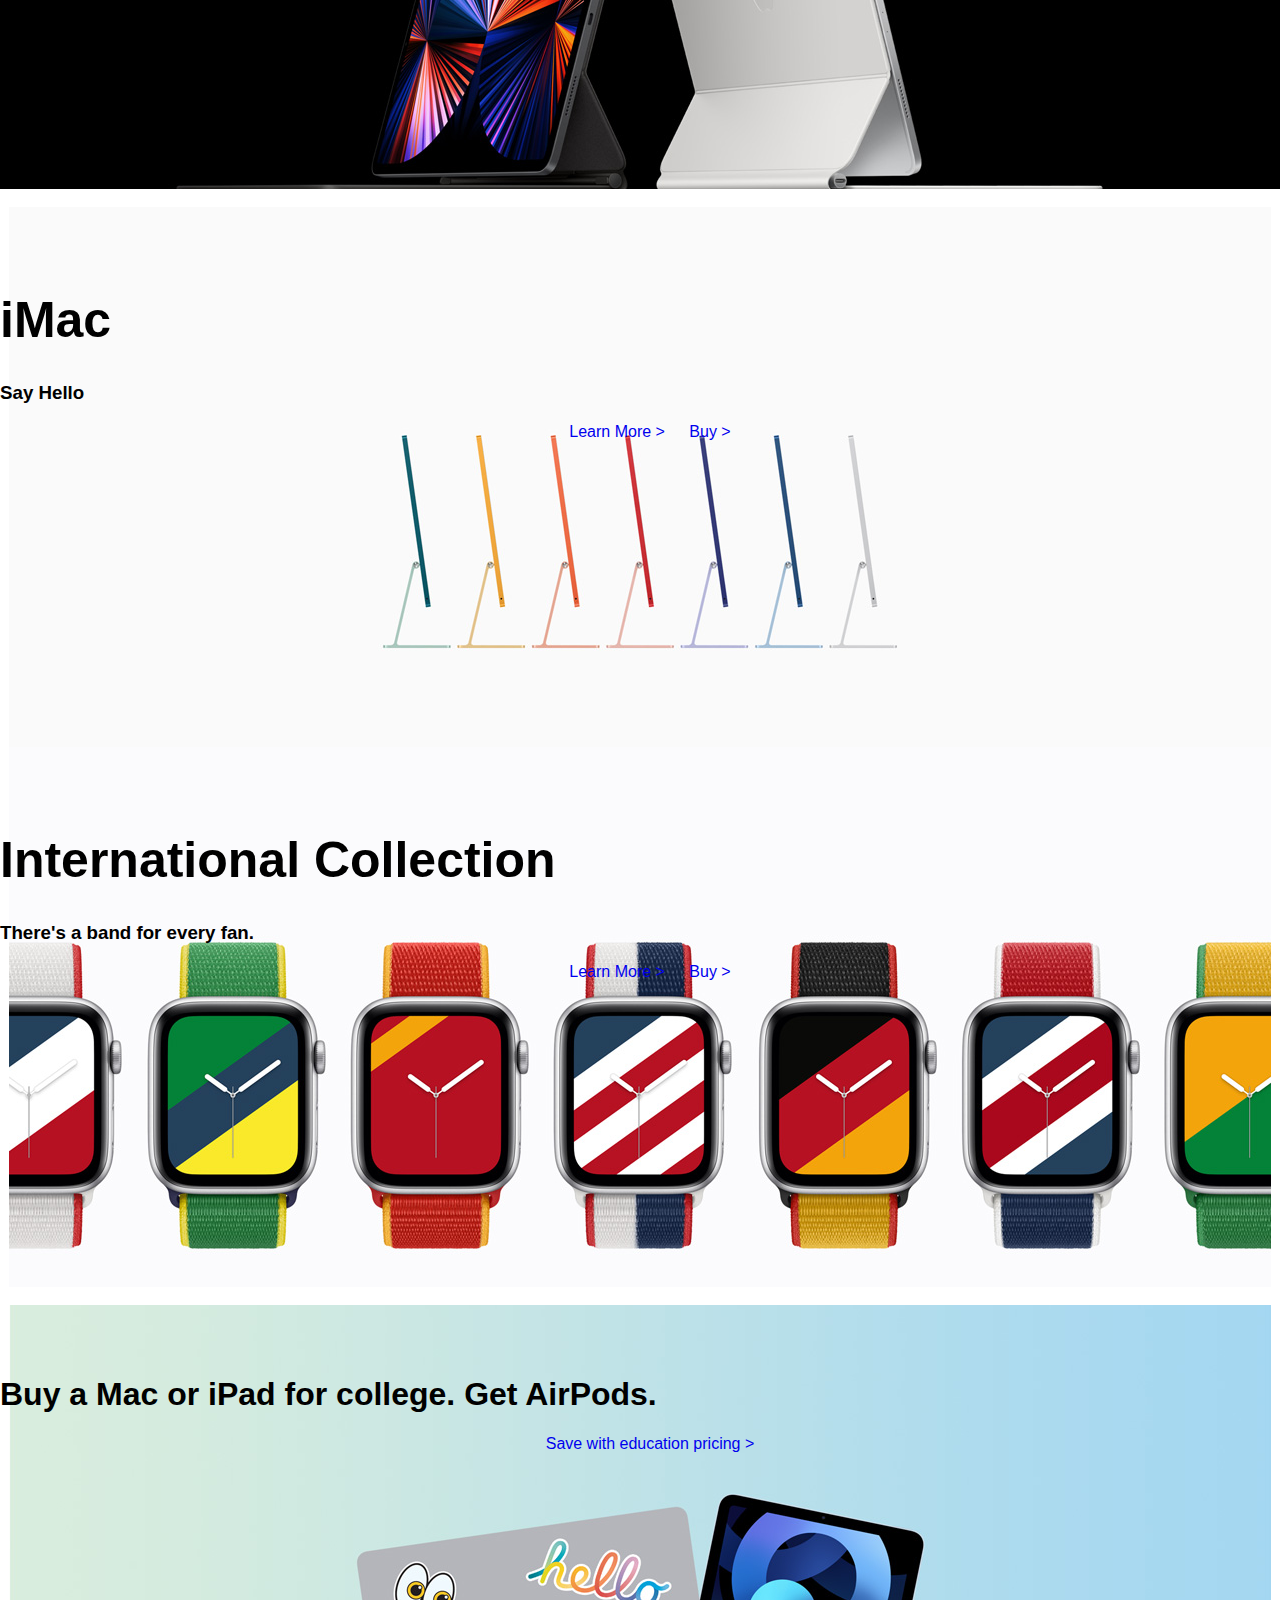
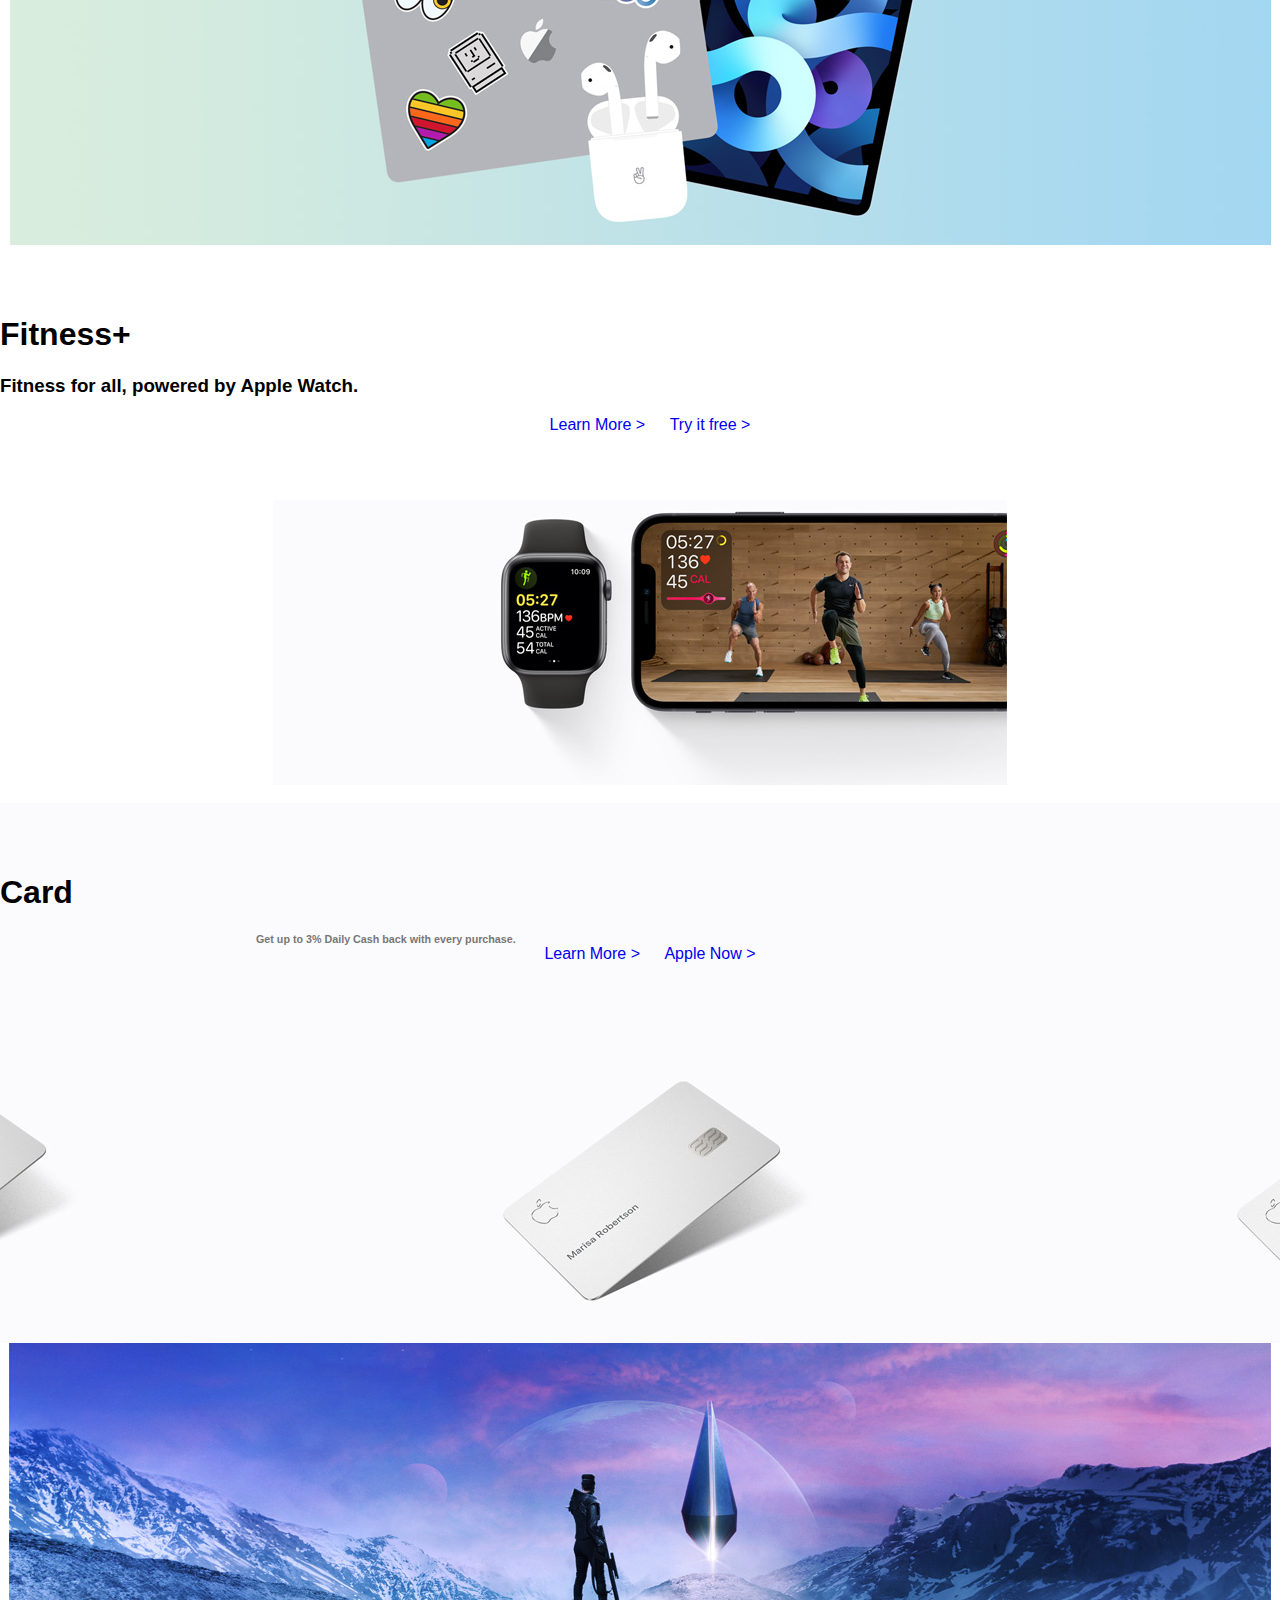
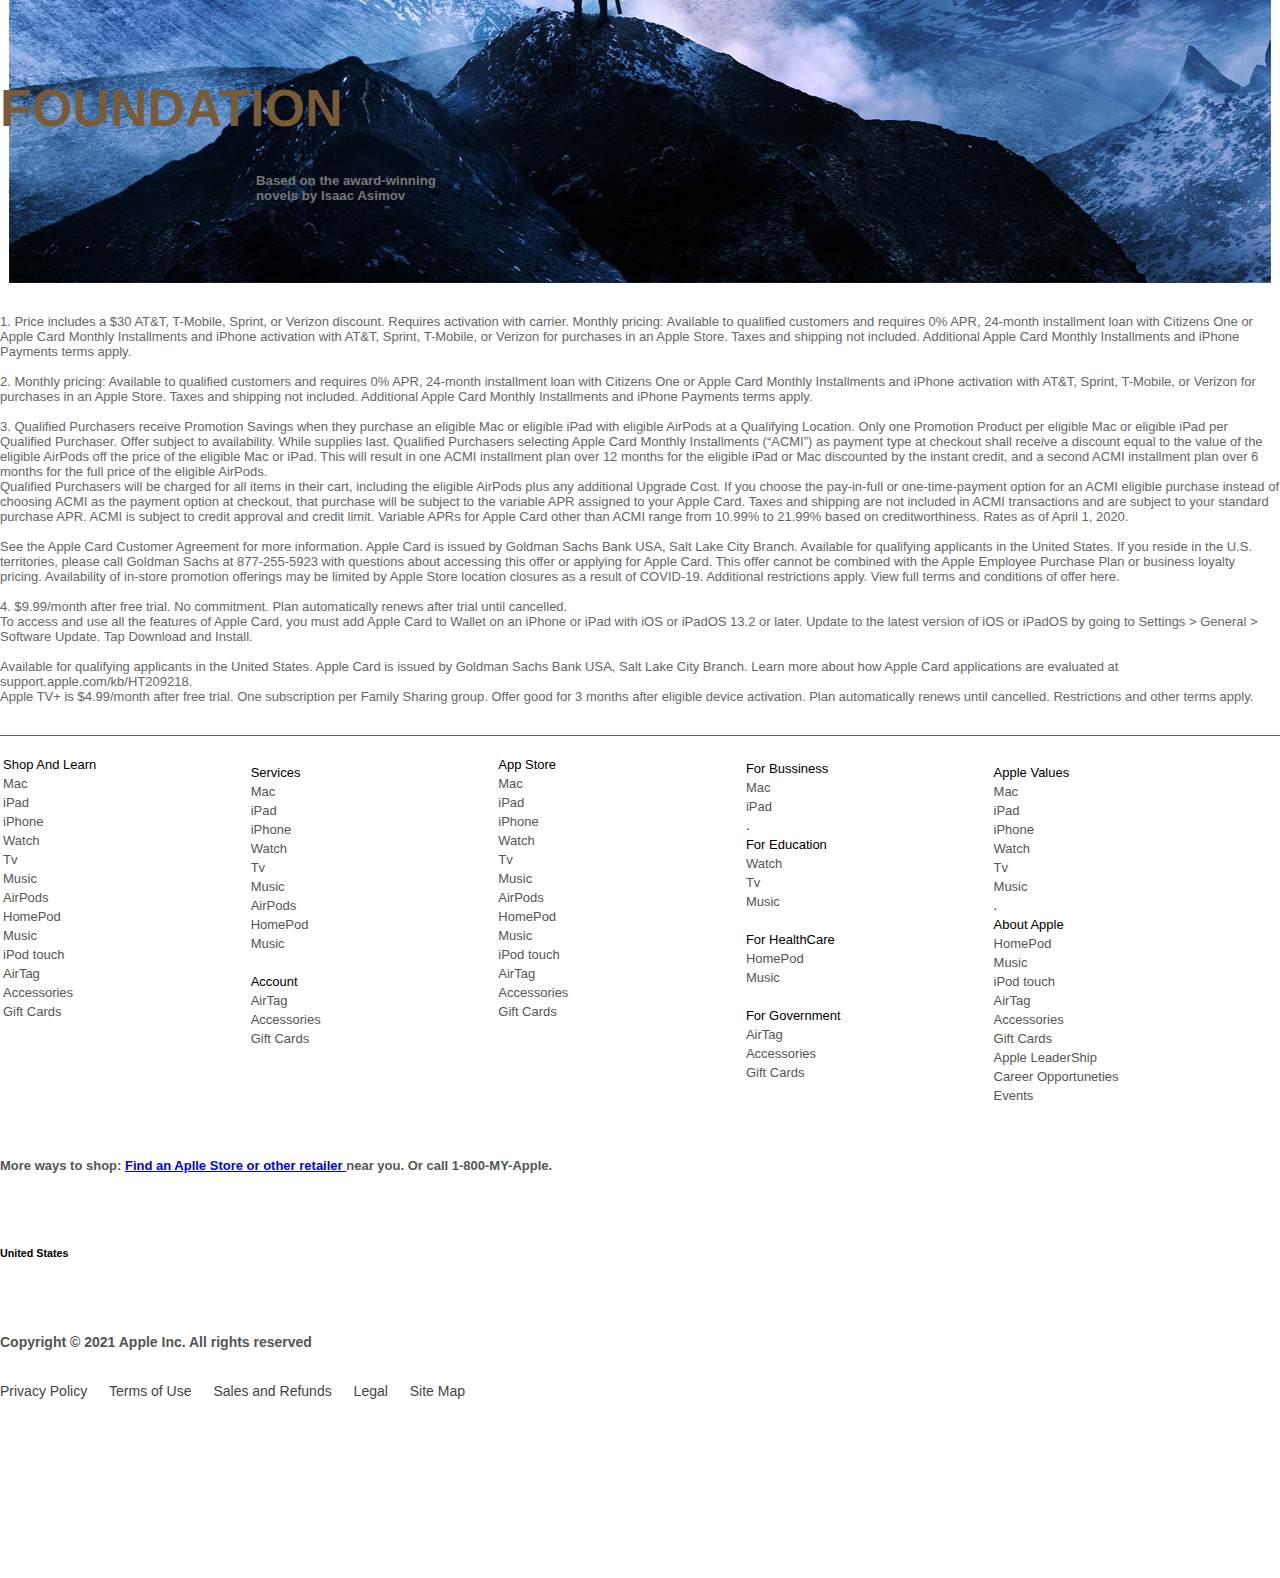
<file: apple_company/html/index.html>
<!DOCTYPE html>
<html>
<head>
	<meta charset="utf-8">
	<title>Apple</title>
	<link rel="png" href="../img/logo/logo.svg" style="font-size: 50px;">
	<link rel="stylesheet" href="../css/style.css">
	<link rel="stylesheet" href="https://pro.fontawesome.com/releases/v5.10.0/css/all.css" integrity="sha384-AYmEC3Yw5cVb3ZcuHtOA93w35dYTsvhLPVnYs9eStHfGJvOvKxVfELGroGkvsg+p" crossorigin="anonymous"/>
	<link href="https://cdn.jsdelivr.net/npm/bootstrap@5.0.2/dist/css/bootstrap.min.css" rel="stylesheet" integrity="sha384-EVSTQN3/azprG1Anm3QDgpJLIm9Nao0Yz1ztcQTwFspd3yD65VohhpuuCOmLASjC" crossorigin="anonymous">
</head>
<body>

	<header>
		<nav>
			<ul>
				<li class="menu">
					<span class="menu" style="color: #fff;" id="show-nav" onclick="show()">
						<i class="fas fa-align-justify"></i>
					</span>
				</li>
				<li class="menu">
					<span class="menu-1" style="color: #fff;" id="hide-nav" onclick="hide()">
						<i class="fas fa-times"></i>
					</span>
				</li>
				<li class="logo">				
					<img src="../img/logo/logo.svg" alt="">
				</li>
				<li>
					<a href="#">Mac</a>
				</li>
				<li>
					<a href="#">iPad</a>
				</li>
				<li>
					<a href="#">iPhone</a>
				</li>
				<li>
					<a href="#">Watch</a>
				</li>
				<li>
					<a href="#">TV</a>
				</li>
				<li>
					<a href="#">Music</a>
				</li>
				<li>
					<a href="#">Support</a>
				</li>
				<li>
					<a href="#"><i class="fas fa-search"></i></a>
				</li>
				<li>
					<a href="#"></a>
				</li>
			</ul>
		</nav>
	</header>
	<br>
	<section id="secret-nav" class="secret-nav">
		<br>
		<div class="container">
			<div class="section-a">
				<i class="fas fa-search" style="position: absolute;padding-top: 12px;padding-left: 12px;color: #666;"></i>
				<input type="text" placeholder="Search apple.com">
				</div>
			</div>
		</div>
		<br>
		<div style="width: 100%;height: 1px;background: #424245;"></div>
		<br>
		<div class="container">
			<p class="pt-2">Mac</p>
			<div style="width: 100%;height: 1px;background: #424245;"></div>
			<p class="pt-2">iPad</p>
			<div style="width: 100%;height: 1px;background: #424245;"></div>
			<p class="pt-2">iPhone</p>
			<div style="width: 100%;height: 1px;background: #424245;"></div>
			<p class="pt-2">Watch</p>
			<div style="width: 100%;height: 1px;background: #424245;"></div>
			<p class="pt-2">TV</p>
			<div style="width: 100%;height: 1px;background: #424245;"></div>
			<p class="pt-2">Music</p>
			<div style="width: 100%;height: 1px;background: #424245;"></div>
			<p class="pt-2">Support</p>
		</div>
	</section>
	<main>
		<div class="main-header">
			<center>
				<a href="#" style="text-decoration: none;">Shop online </a>
				<span>and get Specialist help, free no-contact delivery, and more.</span>
			</center>
		</div>
		<div class="main-content">
			<h1 class="text-center" style="font-size: 50px;">iPhone 12</h1>
			<h1 class="text-center">
				Blast past fast
			</h1>
			<br>
			<h6 class="text-center">
				From $29.12/mo. for 24 mo. or $699 before trade‑in1

				Buy directly from Apple with special carrier offers
			</h6 class="text-center">
			<br>
			<center>
				<a href="#" style="text-decoration: none;text-decoration: none;margin-left: 20px;">Learn More ></a>
				<a href="#" style="text-decoration: none;text-decoration: none;margin-left: 20px;">Buy ></a>
			</center>
		</div>
		<br>
		<div class="main-content-1">
			<h1 class="text-center text-light" style="font-size: 50px;">iPhone 12 Pro</h1>
			<h1 class="text-center text-light">
				It is a leap year
			</h1>
			<br>
			<h6 class="text-center">
				From $41.62/mo. for 24 mo. or $999 before trade‑in2

				Buy directly from Apple with special carrier offers
			</h6 class="text-center">
			<br>
			<center>
				<a href="#" style="text-decoration: none;text-decoration: none;margin-left: 20px;">Learn More ></a>
				<a href="#" style="text-decoration: none;text-decoration: none;margin-left: 20px;">Buy ></a>
			</center>
		</div>
		<br>
		<div class="main-content-2">
			<h1 class="text-center text-light" style="font-size: 50px;">iPad Pro</h1>
			<h1 class="text-center text-light">
				Supercharged by the Apple M1 chip.
			</h1>
			<br>
			<center>
				<a href="#" style="text-decoration: none;text-decoration: none;margin-left: 20px;">Learn More ></a>
				<a href="#" style="text-decoration: none;text-decoration: none;margin-left: 20px;">Buy ></a>
			</center>
		</div>
		<br>
		<div class="main-footer">
			<div class="row">
				<div class="col-12 col-sm-12 col-md-6 col-lg-6 col-xl-6 main-footer-content ">
					<h1 class="text-center" style="font-size: 50px;">iMac</h1>
					<h3 class="text-center">
						Say Hello
					</h3>
					<center>
						<a href="#" style="text-decoration: none;text-decoration: none;margin-left: 20px;">Learn More ></a>
						<a href="#" style="text-decoration: none;text-decoration: none;margin-left: 20px;">Buy ></a>
					</center>
				</div>
				<div class="col-12 col-sm-12 col-md-6 col-lg-6 col-xl-6 main-footer-content-1">
					<h1 class="text-center" style="font-size: 50px;">International Collection</h1>
					<h3 class="text-center">There's a band for every fan.</h3>
					<center>
						<a href="#" style="text-decoration: none;text-decoration: none;margin-left: 20px;">Learn More ></a>
						<a href="#" style="text-decoration: none;text-decoration: none;margin-left: 20px;">Buy ></a>
					</center>
				</div>
			</div>
			<br>
			<div class="row">
				<div class="col-12 col-sm-12 col-md-6 col-lg-6 col-xl-6 main-footer-content-2">
					<h1 class="text-center" style="font-size: 32px;">Buy a Mac or iPad for college. Get AirPods.</h1>
					<center>
						<a href="#" style="text-decoration: none;text-decoration: none;margin-left: 20px;">Save with education pricing ></a>
					</center>
				</div>
				<div class="col-12 col-sm-12 col-md-6 col-lg-6 col-xl-6 main-footer-content-3">
					<h1 class="text-center">
						Fitness+
					</h1>
					<h3 class="text-center">
						Fitness for all, powered by Apple Watch.
					</h3>
					<center>
						<a href="#" style="text-decoration: none;text-decoration: none;margin-left: 20px;">Learn More ></a>
						<a href="#" style="text-decoration: none;text-decoration: none;margin-left: 20px;">Try it free ></a>
					</center>
				</div>
			</div>
			<br>
			<div class="row">
				<div class="col-12 col-sm-12 col-md-6 col-lg-6 col-xl-6 main-footer-content-4">
					<h1 class="text-center" style="font-size: 32px;">Card</h1>
					<h6 class="text-center">Get up to 3% Daily Cash back with every purchase.</h6>
					<center>
						<a href="#" style="text-decoration: none;text-decoration: none;margin-left: 20px;">Learn More >
						</a>
						<a href="#" style="text-decoration: none;text-decoration: none;margin-left: 20px;">Apple Now ></a>
					</center>
				</div>
				<div class="col-12 col-sm-12 col-md-6 col-lg-6 col-xl-6 main-footer-content-5">
					<h1 class="text-center" style="font-size: 52px;color: #7A5B37;">
						FOUNDATION
					</h1>
					<h5 class="text-center text-light">
						Based on the award-winning<br>novels by Isaac Asimov
					</h5>
				</div>
			</div>
		</div>
	</main>
	<br>
	<footer>
		<div class="container">
			<p style="color: #666;font-size: 13px;">
			1. Price includes a $30 AT&T, T-Mobile, Sprint, or Verizon discount. Requires activation with carrier. Monthly pricing: Available to qualified customers and requires 0% APR, 24-month installment loan with Citizens One or Apple Card Monthly Installments and iPhone activation with AT&T, Sprint, T-Mobile, or Verizon for purchases in an Apple Store. Taxes and shipping not included. Additional Apple Card Monthly Installments and iPhone Payments terms apply.<br><br>
            2. Monthly pricing: Available to qualified customers and requires 0% APR, 24-month installment loan with Citizens One or Apple Card Monthly Installments and iPhone activation with AT&T, Sprint, T-Mobile, or Verizon for purchases in an Apple Store. Taxes and shipping not included. Additional Apple Card Monthly Installments and iPhone Payments terms apply.<br><br>
            3. Qualified Purchasers receive Promotion Savings when they purchase an eligible Mac or eligible iPad with eligible AirPods at a Qualifying Location. Only one Promotion Product per eligible Mac or eligible iPad per Qualified Purchaser. Offer subject to availability. While supplies last. Qualified Purchasers selecting Apple Card Monthly Installments (“ACMI”) as payment type at checkout shall receive a discount equal to the value of the eligible AirPods off the price of the eligible Mac or iPad. This will result in one ACMI installment plan over 12 months for the eligible iPad or Mac discounted by the instant credit, and a second ACMI installment plan over 6 months for the full price of the eligible AirPods. <br>Qualified Purchasers will be charged for all items in their cart, including the eligible AirPods plus any additional Upgrade Cost. If you choose the pay-in-full or one-time-payment option for an ACMI eligible purchase instead of choosing ACMI as the payment option at checkout, that purchase will be subject to the variable APR assigned to your Apple Card. Taxes and shipping are not included in ACMI transactions and are subject to your standard purchase APR. ACMI is subject to credit approval and credit limit. Variable APRs for Apple Card other than ACMI range from 10.99% to 21.99% based on creditworthiness. Rates as of April 1, 2020.<br><br> See the Apple Card Customer Agreement for more information. Apple Card is issued by Goldman Sachs Bank USA, Salt Lake City Branch. Available for qualifying applicants in the United States. If you reside in the U.S. territories, please call Goldman Sachs at 877-255-5923 with questions about accessing this offer or applying for Apple Card. This offer cannot be combined with the Apple Employee Purchase Plan or business loyalty pricing. Availability of in-store promotion offerings may be limited by Apple Store location closures as a result of COVID-19. Additional restrictions apply. View full terms and conditions of offer here.<br><br>
            4. $9.99/month after free trial. No commitment. Plan automatically renews after trial until cancelled.<br>
            To access and use all the features of Apple Card, you must add Apple Card to Wallet on an iPhone or iPad with iOS or iPadOS 13.2 or later. Update to the latest version of iOS or iPadOS by going to Settings > General > Software Update. Tap Download and Install.<br><br>
            Available for qualifying applicants in the United States.
            Apple Card is issued by Goldman Sachs Bank USA, Salt Lake City Branch.
            Learn more about how Apple Card applications are evaluated at support.apple.com/kb/HT209218.<br>
            Apple TV+ is $4.99/month after free trial. One subscription per Family Sharing group. Offer good for 3 months after eligible device activation. Plan automatically renews until cancelled. Restrictions and other terms apply.
		</p>
		<br>
		<div style="width: 100%;height: 1px;background: #666"></div>
		<br>
		<table>
			<tr>
				<td>
					Shop And Learn
				</td>
			</tr>
			<tr>
				<td>
					<a href="#">Mac</a>
				</td>
			</tr>
			<tr>
				<td>
					<a href="#">iPad</a>
				</td>
			</tr>
			<tr>
				<td>
					<a href="#">iPhone</a>
				</td>
			</tr>
			<tr>	
				<td>
					<a href="#">Watch</a>
				</td>
			</tr>
			<tr>	
				<td>
					<a href="#">Tv</a>
				</td>
			</tr>
			<tr>	
				<td>
					<a href="#">Music</a>
				</td>
			</tr>
			<tr>	
				<td>
					<a href="#">AirPods</a>
				</td>
			</tr>
			<tr>	
				<td>
					<a href="#">HomePod</a>
				</td>
			</tr>
			<tr>	
				<td>
					<a href="#">Music</a>
				</td>
			</tr>
			<tr>	
				<td>
					<a href="#">iPod touch</a>
				</td>
			</tr>
			<tr>	
				<td>
					<a href="#">AirTag</a>
				</td>
			</tr>
			<tr>	
				<td>
					<a href="#">Accessories</a>
				</td>
			</tr>
			<tr>	
                <td>
					<a href="#">Gift Cards</a>
				</td>
			</tr>
			<tr>
				<td style="visibility: hidden"></td>
			</tr>
			<tr>
				<td style="visibility: hidden"></td>
			</tr>
			<tr>
				<td style="visibility: hidden">.</td>
			</tr>
			<tr>
				<td style="visibility: hidden">.</td>
			</tr>
			<tr>
				<td style="visibility: hidden">.</td>
			</tr>
			<tr>
				<td style="visibility: hidden">.</td>
			</tr>
		</table>
		<table>
			<tr>
				<td>
					Services
				</td>
			</tr>
			<tr>
				<td>
					<a href="#">Mac</a>
				</td>
			</tr>
			<tr>
				<td>
					<a href="#">iPad</a>
				</td>
			</tr>
			<tr>
				<td>
					<a href="#">iPhone</a>
				</td>
			</tr>
			<tr>	
				<td>
					<a href="#">Watch</a>
				</td>
			</tr>
			<tr>	
				<td>
					<a href="#">Tv</a>
				</td>
			</tr>
			<tr>	
				<td>
					<a href="#">Music</a>
				</td>
			</tr>
			<tr>	
				<td>
					<a href="#">AirPods</a>
				</td>
			</tr>
			<tr>	
				<td>
					<a href="#">HomePod</a>
				</td>
			</tr>
			<tr>	
				<td>
					<a href="#">Music</a>
				</td>
			</tr>
			<tr>
				<td style="visibility: hidden">.</td>
			</tr>
			<tr>	
				<td>
					Account
				</td>
			</tr>
			<tr>	
				<td>
					<a href="#">AirTag</a>
				</td>
			</tr>
			<tr>	
				<td>
					<a href="#">Accessories</a>
				</td>
			</tr>
			<tr>	
                <td>
					<a href="#">Gift Cards</a>
				</td>
			</tr>
			<tr>
				<td style="visibility: hidden">.</td>
			</tr>
			<tr>
				<td style="visibility: hidden">.</td>
			</tr>
			<tr>
				<td style="visibility: hidden">.</td>
			</tr>
		</table>
		<table>
			<tr>
				<td>
					App Store
				</td>
			</tr>
			<tr>
				<td>
					<a href="#">Mac</a>
				</td>
			</tr>
			<tr>
				<td>
					<a href="#">iPad</a>
				</td>
			</tr>
			<tr>
				<td>
					<a href="#">iPhone</a>
				</td>
			</tr>
			<tr>	
				<td>
					<a href="#">Watch</a>
				</td>
			</tr>
			<tr>	
				<td>
					<a href="#">Tv</a>
				</td>
			</tr>
			<tr>	
				<td>
					<a href="#">Music</a>
				</td>
			</tr>
			<tr>	
				<td>
					<a href="#">AirPods</a>
				</td>
			</tr>
			<tr>	
				<td>
					<a href="#">HomePod</a>
				</td>
			</tr>
			<tr>	
				<td>
					<a href="#">Music</a>
				</td>
			</tr>
			<tr>	
				<td>
					<a href="#">iPod touch</a>
				</td>
			</tr>
			<tr>	
				<td>
					<a href="#">AirTag</a>
				</td>
			</tr>
			<tr>	
				<td>
					<a href="#">Accessories</a>
				</td>
			</tr>
			<tr>	
                <td>
					<a href="#">Gift Cards</a>
				</td>
			</tr>
			<tr>
				<td style="visibility: hidden"></td>
			</tr>
			<tr>
				<td style="visibility: hidden"></td>
			</tr>
			<tr>
				<td style="visibility: hidden">.</td>
			</tr>
			<tr>
				<td style="visibility: hidden">.</td>
			</tr>
			<tr>
				<td style="visibility: hidden">.</td>
			</tr>
			<tr>
				<td style="visibility: hidden">.</td>
			</tr>
		</table>
		<table>
			<tr>
				<td>
					For Bussiness
				</td>
			</tr>
			<tr>
				<td>
					<a href="#">Mac</a>
				</td>
			</tr>
			<tr>
				<td>
					<a href="#">iPad</a>
				</td>
			</tr>
			<tr>
				<td>.</td>
			</tr>
			<tr>
				<td>
					For Education
				</td>
			</tr>
			<tr>	
				<td>
					<a href="#">Watch</a>
				</td>
			</tr>
			<tr>	
				<td>
					<a href="#">Tv</a>
				</td>
			</tr>
			<tr>	
				<td>
					<a href="#">Music</a>
				</td>
			</tr>
			<tr>
				<td style="visibility: hidden">.</td>
			</tr>
			<tr>	
				<td>
					For HealthCare
				</td>
			</tr>
			<tr>	
				<td>
					<a href="#">HomePod</a>
				</td>
			</tr>
			<tr>	
				<td>
					<a href="#">Music</a>
				</td>
			</tr>
			<tr>
				<td style="visibility: hidden">.</td>
			</tr>
			<tr>	
				<td>
					For Government
				</td>
			</tr>
			<tr>	
				<td>
					<a href="#">AirTag</a>
				</td>
			</tr>
			<tr>	
				<td>
					<a href="#">Accessories</a>
				</td>
			</tr>
			<tr>	
                <td>
					<a href="#">Gift Cards</a>
				</td>
			</tr>
			<tr>
				<td style="visibility: hidden"></td>
			</tr>
			<tr>
				<td style="visibility: hidden">.</td>
			</tr>
		</table>
		<table>
			<tr>
				<td>
					Apple Values
				</td>
			</tr>
			<tr>
				<td>
					<a href="#">Mac</a>
				</td>
			</tr>
			<tr>
				<td>
					<a href="#">iPad</a>
				</td>
			</tr>
			<tr>
				<td>
					<a href="#">iPhone</a>
				</td>
			</tr>
			<tr>	
				<td>
					<a href="#">Watch</a>
				</td>
			</tr>
			<tr>	
				<td>
					<a href="#">Tv</a>
				</td>
			</tr>
			<tr>	
				<td>
					<a href="#">Music</a>
				</td>
			</tr>
			<tr>
				<td>.</td>
			</tr>
			<tr>	
				<td>
					About Apple
				</td>
			</tr>
			<tr>	
				<td>
					<a href="#">HomePod</a>
				</td>
			</tr>
			<tr>	
				<td>
					<a href="#">Music</a>
				</td>
			</tr>
			<tr>	
				<td>
					<a href="#">iPod touch</a>
				</td>
			</tr>
			<tr>	
				<td>
					<a href="#">AirTag</a>
				</td>
			</tr>
			<tr>	
				<td>
					<a href="#">Accessories</a>
				</td>
			</tr>
			<tr>	
                <td>
					<a href="#">Gift Cards</a>
				</td>
			</tr>
			<tr>	
                <td>
					<a href="#">Apple LeaderShip</a>
				</td>
			</tr>
			<tr>	
                <td>
					<a href="#">Career Opportuneties</a>
				</td>
			</tr>
			<tr>	
                <td>
					<a href="#">Events</a>
				</td>
			</tr>
		</table>
		<div class="res1">
			<br>
			<h6 style="font-size: 13px;color: #555;">More ways to shop: <a href="#">Find an Aplle Store or other retailer </a>near you. Or call 1-800-MY-Apple.</h6>
			<br>
			<h6>United States</h6>
			<br>
			<h6 style="font-size: 14px;color: #555;">Copyright © 2021 Apple Inc. All rights reserved</h6>
			<div class="footer">
				<a href="#">Privacy Policy</a>
				<a href="#" style="margin-left: 18px;">Terms of Use</a>
				<a href="#" style="margin-left: 18px;">Sales and Refunds</a>
				<a href="#" style="margin-left: 18px;">Legal</a>
				<a href="#" style="margin-left: 18px;">Site Map</a>
				<br>
				<br>
			</div>
		</div>
		<section class="responsive-unit">
			<div class="text-unit">
                <h6>Shop and Learn</h6>
                <i class="fas fa-plus"></i>
			</div>
			<br>
			<div class="text-unit">
                <h6>Services</h6>
                <i class="fas fa-plus"></i>
			</div>
			<br>
			<div class="text-unit">
                <h6>Account</h6>
                <i class="fas fa-plus"></i>
			</div>
			<br>
			<div class="text-unit">
                <h6>Apple Store</h6>
                <i class="fas fa-plus"></i>
			</div>
			<br>
			<div class="text-unit">
                <h6>For Bussiness</h6>
                <i class="fas fa-plus"></i>
			</div>
			<br>
			<div class="text-unit">
                <h6>For Education</h6>
                <i class="fas fa-plus"></i>
			</div>
			<br>
			<div class="text-unit">
                <h6>For HealthCare</h6>
                <i class="fas fa-plus"></i>
			</div>
			<br>
			<div class="text-unit">
                <h6>For Government</h6>
                <i class="fas fa-plus"></i>
			</div>
			<br>
			<div class="text-unit">
                <h6>Apple Values</h6>
                <i class="fas fa-plus"></i>
			</div>
			<br>
			<div class="text-unit">
                <h6>About Apple</h6>
                <i class="fas fa-plus"></i>
			</div>
		</section>
		<div class="res">
			<br>
			<h6 style="font-size: 13px;color: #555;">More ways to shop: <a href="#">Find an Aplle Store or other retailer </a>near you. Or call 1-800-MY-Apple.</h6>
			<br>
			<h6>United States</h6>
			<br>
			<h6 style="font-size: 14px;color: #555;">Copyright © 2021 Apple Inc. All rights reserved</h6>
			<div class="footer">
				<a href="#">Privacy Policy</a>
				<a href="#" style="margin-left: 18px;">Terms of Use</a>
				<a href="#" style="margin-left: 18px;">Sales and Refunds</a>
				<a href="#" style="margin-left: 18px;">Legal</a>
				<a href="#" style="margin-left: 18px;">Site Map</a>
				<br>
				<br>
			</div>
		</div>
		</div>
		
	</footer>


	<script src="../js/main.js"></script>
</body>
</html>
</file>
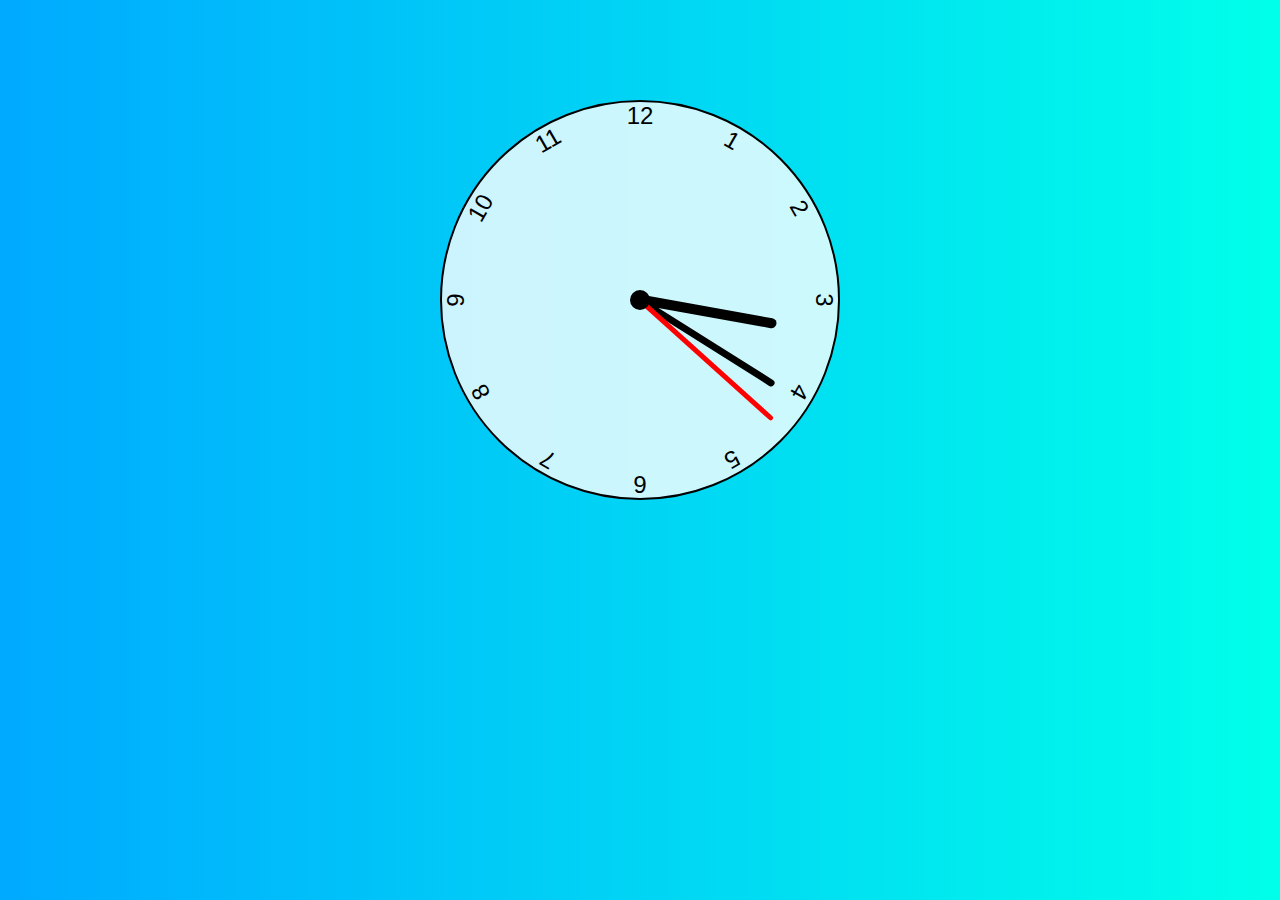
<file: clock/clock.html>
<!DOCTYPE html>
<html lang="en">
<head>
	<meta charset="UTF-8">
	<meta name="viewport" content="width=device-width, initial-scale=1.0">
	<title>Document</title>
	<link rel="stylesheet" href="clock.css">
</head>
<body>
	<div class="clock">

		<div class="hand hour" data-hour-hand></div>
		<div class="hand minute" data-minute-hand></div>
		<div class="hand second" data-second-hand></div>
		<div class="number number1">1</div>
		<div class="number number2">2</div>
		<div class="number number3">3</div>
		<div class="number number4">4</div>
		<div class="number number5">5</div>
		<div class="number number6">6</div>
		<div class="number number7">7</div>
		<div class="number number8">8</div>
		<div class="number number9">9</div>
		<div class="number number10">10</div>
		<div class="number number11">11</div>
		<div class="number number12">12</div>

	</div>



	<script src="clock.js"></script>
</body>
</html>
</file>
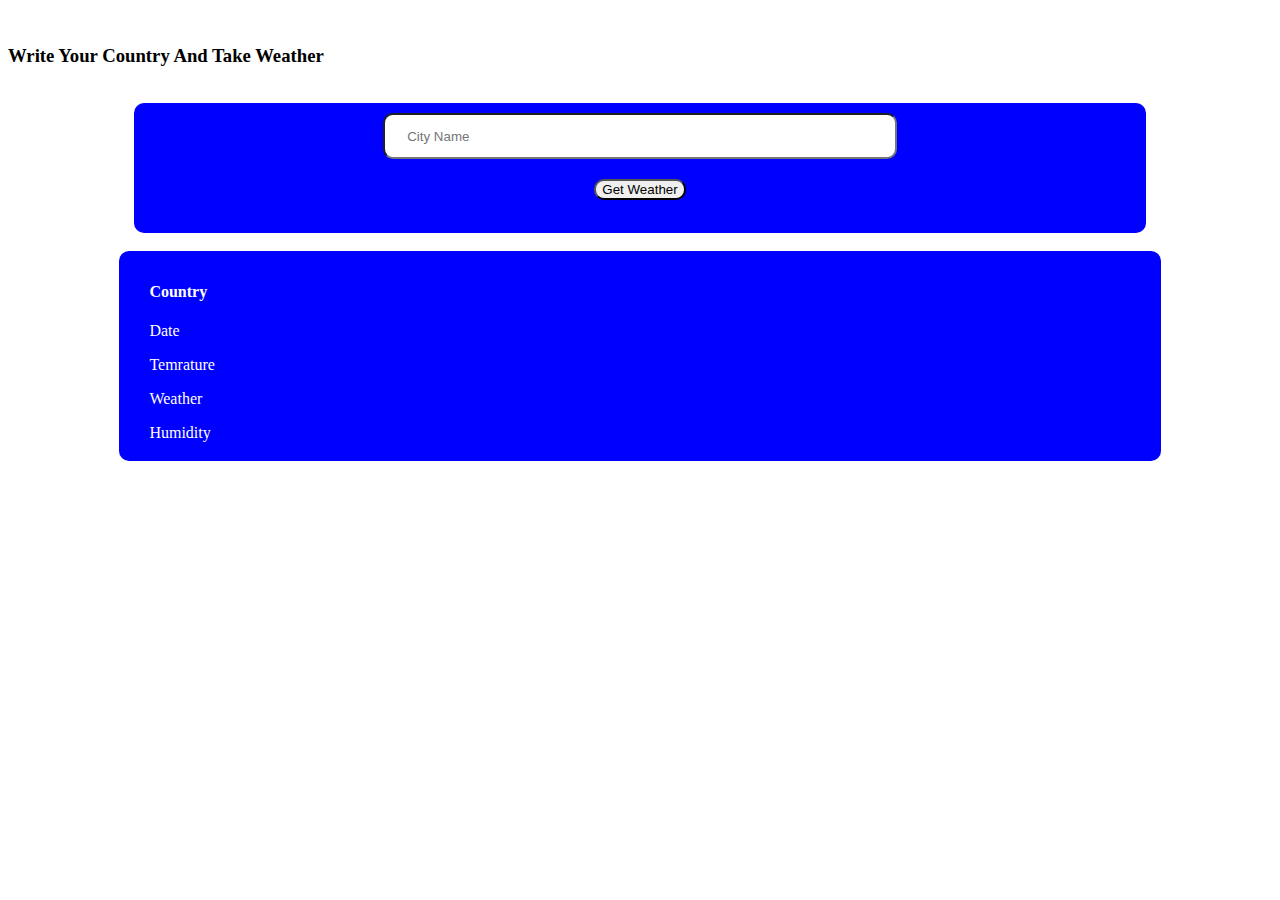
<file: forecast/forecast.html>
<!DOCTYPE html>
<html lang="en">
<head>
	<meta charset="UTF-8">
	<meta name="viewport" content="width=device-width, initial-scale=1.0">
	<title>Document</title>
    <meta charset="utf-8">
    <meta name="viewport" content="width=device-width, initial-scale=1">
    <!-- Bootstrap CSS -->
    <link href="https://cdn.jsdelivr.net/npm/bootstrap@5.0.2/dist/css/bootstrap.min.css" rel="stylesheet" integrity="sha384-EVSTQN3/azprG1Anm3QDgpJLIm9Nao0Yz1ztcQTwFspd3yD65VohhpuuCOmLASjC" crossorigin="anonymous">
    <link rel="stylesheet" href="https://pro.fontawesome.com/releases/v5.10.0/css/all.css" integrity="sha384-AYmEC3Yw5cVb3ZcuHtOA93w35dYTsvhLPVnYs9eStHfGJvOvKxVfELGroGkvsg+p" crossorigin="anonymous"/>
</head>
<body class="bg-info">
	<br>
	<h3 class="text-center ">Write Your Country And Take Weather</h3>
	<br>
	<div class="query">
		<center>
			<input type="text" id="query" placeholder="City Name">
			<br>
			<button class="btn btn-primary" id="btn" onclick="getQuery()">Get Weather</button>
		</center>
	</div>
	<br>
	<div class="answers">
		<div class="row">
			<div class="col-md-8">
				<h4 class="country">
					Country
				</h4>
				<p class="date">
					Date
				</p>
				<p class="temp">
					Temrature
				</p>
				<p class="weather">
					Weather
				</p>
				<p class="humid">
					Humidity
				</p>
			</div>
			<div class="col-md-4 bg">
				<img alt="" style="display: none;" src="sunny.png" width="40%" id="sunny">
				<img alt="" style="display: none;" src="cloud-computing.png" width="40%" id="cloud">
				<img alt="" style="display: none;" src="rainy.png" width="40%" id="rain">
			</div>
		</div>
	</div>

   <style>
   	.query {
   		width: 80%;
   		height: 120px;
   		background: blue;
   		margin: auto;
   		padding-top: 10px;
   		border-radius: 10px;
   	}
   	.query > center > input{
   		width: 50%;
   		height: 40px;
   		outline: none;
   		text-indent: 20px;
   		border-radius: 10px;
   	}
   	.query > center > button {
   		margin-top: 20px;
   		border-radius: 10px;
   	}
   	.answers {
   		width: 80%;
   		height: 200px;
   		background: blue;
   		margin: auto;
   		padding-top: 10px;
   		padding-left: 30px;
   		color: white;
   		border-radius: 10px;
   	}
   	.anwer-unit {
   		display: inline-block;
   		border-radius: 10px;
   	}
   	.img-unit {
   		display: inline-block;
   		border-radius: 10px;
   	}
   </style>
    <!-- Optional JavaScript; choose one of the two! -->

    <!-- Option 1: Bootstrap Bundle with Popper -->
    <script src="https://cdn.jsdelivr.net/npm/bootstrap@5.0.2/dist/js/bootstrap.bundle.min.js" integrity="sha384-MrcW6ZMFYlzcLA8Nl+NtUVF0sA7MsXsP1UyJoMp4YLEuNSfAP+JcXn/tWtIaxVXM" crossorigin="anonymous"></script>

    <!-- Option 2: Separate Popper and Bootstrap JS -->
   	<!--  <script src="https://cdn.jsdelivr.net/npm/@popperjs/core@2.9.2/dist/umd/popper.min.js" integrity="sha384-IQsoLXl5PILFhosVNubq5LC7Qb9DXgDA9i+tQ8Zj3iwWAwPtgFTxbJ8NT4GN1R8p" crossorigin="anonymous"></script>
    <script src="https://cdn.jsdelivr.net/npm/bootstrap@5.0.2/dist/js/bootstrap.min.js" integrity="sha384-cVKIPhGWiC2Al4u+LWgxfKTRIcfu0JTxR+EQDz/bgldoEyl4H0zUF0QKbrJ0EcQF" crossorigin="anonymous"></script> -->
  </body>
</html>


	<script src="forecast.js"></script>
</body>
</html>
</file>
<file: freepik/index.css>
* {
    margin: 0;
    padding: 0;
    box-sizing: border-box;
    font-family: sans-serif;
}
body {
    display: flex;
    flex-wrap: wrap;
    align-items: center;
    background: #C5E0F2;
    justify-content: center;
    padding: 80px 20px 150px 20px;
}

.cards {
    width: 380px;
    height: auto;
    z-index: 11111;
    background: #fff;
    position: relative;
    border-radius: 10px;
    display: inline-block;
    margin: 15px 10px 15px 10px;
    padding: 30px 20px 100px 20px;
}

.title {text-align: center;font-size: 40px;}

.cost {width: 50%;margin: 30px auto;}

.price {
    margin: auto;
    width: 155px;
    height: 155px;
    display: flex;
    font-size: 60px;
    color: #ffffff;
    border-radius: 50%;
    align-items: center;
    justify-content: center;
}
.price:before {
    content: "$";
    font-size: 35px;
    margin-top: -20px;
}
.price:after {
    content: "/ mo";
    font-size: 20px;
    padding-top: 30px;
}

.description {width: 95%;margin: 20px auto;}

.description i {padding: 5px 5px 5px 5px;border-radius: 50%;color: #fff;}

.btn-buy {
    border: none;
    color: #fff;
    cursor: pointer;
    padding: 10px 18px;
    border-radius: 25px;
}

span {text-indent: 30px;}

.myHr {width: 60px;height: 3px;margin: 20px auto;background: #000;}

.is-bg-red {background: #FE5F85;}

.is-bg-blue {background: #01CCFF;}

.is-bg-purple {background: #9069E8;}

.is-bg-white-dark {background: #B6D1E1;}

.is-bg-white-light {background: #F4F6FA;}


.bordered-bg {
    top: 0;
    right: 0;
    width: 50%;
    height: 35%;
    z-index: -111;
    position: absolute;
    border-radius: 0 100px 50px 1500px;
}
.bordered-bg-body {
    top: 0;
    right: 0;
    width: 55%;
    height: 65%;
    z-index: -111;
    position: absolute;
    border-radius: 0 100px 550px 1500px;
}

.bordered-bg-bottom {
    bottom: 0;
    left: 0;
    width: 32%;
    height: 15%;
    z-index: -111;
    position: absolute;
    border-radius: 0px 1000px 0 100px;
}
.bordered-bg-bottom-body {
    bottom: 0;
    left: 0;
    width: 25%;
    height: 35%;
    z-index: -111;
    position: fixed;
    border-radius: 50px 1500px 0 0;
}

img {position: fixed;bottom: 0;}
</file>
<file: kfc-site/css/styles.css>
* {
	box-sizing: border-box;
	font-family: sans-serif;
}
body {
	margin: 0;
	padding: 0;
	box-sizing: border-box;
	background: #F7F6F5;
	overflow-x: hidden;
}
header {
	width: 100%;
	height: auto;
	background: #fff;
	padding-top: 15px;
}
header .logo-unit {
	width: 100%;
	height: 100px;
	background: #fff;
	padding-right: 100px;
}
header .logo-unit .img-unit {
	width: 80px;
	margin: auto;
}
header .logo-unit img {
	width: 110px;
	height: 95px;
	cursor: pointer;
	border-radius: 100px;
}
header .nav {
	width: 78%;
	height: auto;
	margin: auto;
	margin-top: 40px;
}
header .nav ul {
	display: inline-block;
	list-style: none;
}
header .nav ul li {
	display: inline-block;
	list-style: none;
	padding: 18px;
}
header .nav ul li a {
	text-decoration: none;
	color: #DD3333;
	font-family: sans-serif;
	font-weight: bolder;
}
header .nav ul li a:hover {
	text-decoration: none;
	color: #DD3333;
	opacity: 0.6;
}

.shopping-cart {
	width: 60px;
	height: 60px;
	background-color: #FFF;
	box-shadow: 0px 10px 10px 5px rgba(0, 0, 0, 0.3);
	position: fixed;
	right: 10px;
	top: 15px;
	border-radius: 5px;
	cursor: pointer;
}
.shopping-cart:focus .bigBasket {
	display: block;
}
.shopping-cart:hover {
	box-shadow: 0px 10px 10px 5px rgba(0, 0, 0, 0.5);
}
.shopping-cart i {
	font-size: 30px;
	margin-top: 15px;
	padding-left: 12px;
}
.shopping-cart h5 {
	position: absolute;
	width: 22px;
	height: 22px;
	font-size: 13px;
	padding-top: 3.5px;
	text-align: center;
	border-radius: 50px;
	background: #E94B35;
	top: -10px;
	left: -10px;
	color: #fff;
}
.bigBasket {
	width: 100%;
	height: 100%;
	background: rgba(0, 0, 0, 0.5);
	position: fixed;
	top: 0;
	right: 0;
	cursor: default;
	display: none;
}
#responsiveMenu {
	position: absolute;
	top: 35px;
	right: 50px;
	font-size: 20px;
	padding: 10px 12px;
	background: #F4645A;
	color: #fff;
	cursor: pointer;
	display: none;
}
#myBasket {
	position: absolute;
	width: 450px;
	height: 90vh;
	background: white;
	top: 0;
	right: 10px;
	border-radius: 5px;
	margin-top: 30px;
	transition: 0.5s;
}
#myObjects {
	width: 100%;
	height: 410px;
	overflow-y: scroll;
}
#myObjects > img {
	width: 120px;
	height: 120px;
	display: none;
}
#myObjects > div > input {
	outline: none;
	height: 35px;
	font-size: 20px;
	text-indent: 15px;
	border: 1px solid #777;
}
#closeCart {
	font-size: 50px;
	float: right;
	cursor: pointer;
	position: fixed;
	bottom: 12px;
	right: 15px;
	display: none;

}
.secret-navs {
	width: 100%;
	height: 0px;
	overflow-y: scroll;
	transition: all 0.3s;
}
.secret-navs .secret-nav-items {
	width: 100%;
	height: 30px;
	border-bottom: 1px solid #E8E8E8;
}
.secret-navs a {
	text-decoration: none;
	color: #F5645A;
}
.secret-navs a:hover {
	text-decoration: none;
	color: #F5645A;
	opacity: 0.6;
}
.secret-navs::-webkit-scrollbar {
  width: 0.35rem;
}

.secret-navs::-webkit-scrollbar-track {
  background: #E5E5E5;
}
.secret-navs::-webkit-scrollbar {
    width: 5px;
}
.secret-navs::-webkit-scrollbar-thumb {
    background: rgba(204,204,204,0.5);
}
.secret-navs::-webkit-scrollbar-thumb {
    border-radius: 0px;
}
.container {
	width: 90%;
	height: auto;
	margin: auto;
}
.cards {
	height: auto;
	display: inline-block;
	border-radius: 5px;
	text-align: center;
	padding: 16px;
}
.cards img {
	width: 100%;
	height: 250px;
	background: #fff;
	border-radius: 5px;
}
.cards > span {
	margin-top: 50px;
}
.cards:hover > button {
	background: #FF3B46;
	color: #fff;
}
.cards button {
	padding: 8px 10px;
	border: 0.5px solid #ddd;
	border-radius: 2px;
	background: #fff;
	transition: all 0.2s;
	outline: none;
	cursor: pointer;
	font-size: 14px;
	line-height: 1px;
	font-family: sans-serif;
}
/*.cards i {
	font-family: sans-serif;
}*/
.cards > span {
	color: #555;
}
section {
	margin-top: 20px;
	display: none;
}
.theme,.theme1 {
	font-size: 20px;
	color: red;
	cursor: pointer;
}
.light {
	background: #f1f1f1;
}
.dark {
	background: #555;
}
@media (max-width: 990px) {
	header .logo-unit .img-unit {
		margin-left: 20px;
	}
	header .nav {
		display: none;
	}
}
@media (max-width: 800px) {
	.shopping-cart {
		margin-top: 520px;
	}
	#responsiveMenu {
		display: block
	}
}
@media (max-width: 530px) {
	#myBasket {
		width: 100%;
		padding-left: 20px
	}
}
@media (max-width: 790px) {
	.cards > img {
		height: auto
	}
}
@media (max-width: 1125px) {
	 header .logo-unit {
	 	padding: 0
	 }
}
Сделать заказ - 40,500.00 UZS
</file>
<file: olonge/css/style.css>
@import url('https://fonts.googleapis.com/css2?family=Montserrat:wght@500&display=swap');

* {
    font-family: Montserrat;
    font-style: normal;
}

body {
    margin: 0;
    padding: 0;
    overflow-x: hidden;
    box-sizing: border-box;
}

::-webkit-scrollbar {
    width: 10px;
    background: #fff;
}
::-webkit-scrollbar-thumb {
    background: #ddd;
    border-radius: 100px;
}

/* nav */

.nav {
    width: 100%;
    z-index: 11;
    height: 100px;
    padding: 12px 16px;
    background: #fff;
    position: relative;
}

.nav-logo {
    top: 0;
    left: 50px;
    position: absolute;
}

.nav-logo img {
    z-index: 11;
    width: 200px;
    height: 90px;
    position: absolute;
}

.myUl {
    top: 38px;
    right: 50px;
    position: absolute;
    -webkit-transition: all 0.5s;
    -moz-transition: all 0.5s;
    transition: all 0.5s;
}

.myUl li {
    list-style: none;
    margin-left: 30px;
    margin-right: 30px;
    display: inline-block;
}

.myUl a {
    font-family: Montserrat;
    text-decoration: none;
    font-style: normal;
    font-weight: 600;
    font-size: 16px;
    color: #252B42;
}

.myUl a:hover {
    color: #FA4A0C;
}

.myUl .active-link {
    color: #FA4A0C;
}

.menu-opener {
    top: 40px;
    right: 10px;
    color: #000;
    display: none;
    cursor: pointer;
    position: absolute;
}

@media screen and (max-width: 768px) {
    .nav {
        border-bottom: 1px solid #000;
    }
    .nav-logo img {
        left: -50px;
    }
    .myUl .menu-opener {
        display: block;
    }
    .myUl {
        top: 50px;
        left: -50px;
        height: 0;
        width: 150%;
        overflow: hidden;
        background: #fff;
        transform: translateY(50px);
    }
    .myUl li {
        display: block;
        padding-top: 10px;
    }
    .menu-opener {
        display: block;
    }
}

.menu-active {
    height: 150px;
}

/* end nav */

/* banner */

.banner {
    width: 100%;
    height: 510px;
    color: #fff;
    text-align: center;
    background-size: cover;
    background-repeat: no-repeat;
    background-image: url(../img/Rectangle48.png);
}

.banner-title .title {
    padding-top: 80px;
    font-weight: bolder;
}

.banner-text h1 {
    padding-top: 10px;
    font-weight: 900;
}

.banner-btn p {
    padding-top: 10px;
    font-weight: normal;
}

.banner-btn .btn-playstore {
    border: none;
    color: #fff;
    font-size: 16px;
    padding: 12px 48px;
    border-radius: 50px;
    background: #FA4A0C;
}

.banner-btn .btn-appstore {
    color: #fff;
    margin-left: 30px;
    padding: 10px 48px;
    border-radius: 50px;
    background: transparent;
    border: 1px solid #fff;
}

@media screen and (max-width: 768px) {
    .banner-btn .btn-appstore {
        margin-top: 20px;
        margin-left: 0;
    }
}

/* end banner */

/* main content */

/* main content 1 */

.main-content-1 {
    height: 700px;
    position: relative;
}

.main-content-1 .rectange-phone-1 {
    top: -270px;
    left: 18%;
    position: absolute;
}

.main-content-1 .rectange-phone-2 {
    top: -70px;
    right: 18%;
    position: absolute;
}

.my-hr {
    width: 100%;
    height: 2px;
    background: #E4E4E4;
}

@media screen and (max-width: 1125px) {
    .main-content-1 {
        height: 800px;
    }
    .main-content-1 .rectange-phone-1 {
        top: 0;
        left: -100px;
    }
    .main-content-1 .rectange-phone-2 {
        top: 150px;
        right: 0;
    }
}
@media screen and (max-width: 768px) {
    .main-content-1 {
        display: none;
    }
}

/* end main content 1 */

/* main content 2 */

.img-side img {
    margin-top: -10%;
    margin-left: 9%;
}

.text-content {
    text-align: left;
    padding-top: 17%;
}

.text-orange {
    color: #FA4A0C;
}

@media screen and (max-width: 992px) {
    .text-content {
        padding-top: 70px;
    }
}
@media screen and (max-width: 768px) {
    .text-content {
        padding-top: 10px;
        text-align: center;
    }
}

/* end main content 2 */

/* footer banner */

.footer-banner {
    width: 100%;
    height: 400px;
    color: #fff;
    padding-top: 120px;
    background-size: cover;
    background-repeat: no-repeat;
    background-image: url(../img/Rectangle47.png);
}

/* footer */

.footer {
    position: relative;
    padding: 12px 50px;
}

.footer-icons {
    top: 50px;
    left: 45%;
    right: 45%;
    position: absolute;
}

.footer span {
    float: right;
    margin-top: 40px;
}

@media screen and (max-width: 992px){
    .footer-banner {
        padding-top: 20%;
    }
    .footer-icons {
        top: 50px;
        left: 40%;
        right: 35%;
        position: absolute;
    }
}

@media screen and (max-width: 768px) {
    .footer {
        text-align: center;
    }
    .footer-icons {
        display: block; 
        position: static;
    }
    .footer span {
        float: none;
    }
}

/* end footer */

/* end footer banner */
</file>
<file: TodoApp/main.css>
*{
  margin: 0;
  padding: 0;
  box-sizing: border-box;
  font-family: 'Poppins', sans-serif;
}
::selection{
  color: #ffff;
  background: rgb(142, 73, 232);
}
body{
  width: 100%;
  height: 100vh;
  padding: 10px;
  background: linear-gradient(to bottom, #68EACC 0%, #497BE8 100%);
}
.wrapper{
  background: #63D8D0;
  max-width: 400px;
  width: 100%;
  margin: 140px auto;
  padding: 25px;
  border-radius: 10px;
  box-shadow: 0px 10px 15px rgba(0,0,0,0.9);
}
.wrapper header{
  font-size: 30px;
  font-weight: 600;
}
.wrapper .inputField{
  margin: 20px 0;
  width: 100%;
  display: flex;
  height: 50px;
}
.inputField input{
  width: 85%;
  height: 100%;
  outline: none;
  border-radius: 3px;
  border: 1px solid #ccc;
  font-size: 17px;
  padding-left: 15px;
  transition: all 0.3s ease;
}
.inputField input:focus{
  border-color: #8E49E8;
}
.inputField button{
  width: 50px;
  height: 100%;
  border: none;
  color: #fff;
  margin-left: 5px;
  font-size: 21px;
  outline: none;
  background: linear-gradient(to top, #11EACC 0%, #117BE8 100%);
  cursor: pointer;
  border-radius: 3px;
  opacity: 0.9;
  pointer-events: none;
  transition: all 0.3s ease;
}
.inputField button:hover,
.footer button:hover{ background: #318CE7; }
.inputField button.active{
  opacity: 1;
  pointer-events: auto;
}
.wrapper .todoList{
  max-height: 250px;
  overflow-y: auto;
}
.todoList li{
  position: relative;
  list-style: none;
  height: 45px;
  line-height: 45px;
  margin-bottom: 8px;
  background: #f2f2f2;
  border-radius: 3px;
  padding: 0 15px;
  cursor: default;
  overflow: hidden;
}
.todoList li .icon{
  position: absolute;
  right: -45px;
  background: #e74c3c;
  width: 45px;
  text-align: center;
  color: #fff;
  border-radius: 0 3px 3px 0;
  cursor: pointer;
  transition: all 0.2s ease;
}
.todoList li:hover .icon{
  right: 0px;
}
.wrapper .footer{
  display: flex;
  width: 100%;
  margin-top: 20px;
  align-items: center;
  justify-content: space-between;
}
.footer button{
  padding: 6px 10px;
  border-radius: 3px;
  border: none;
  outline: none;
  color: #fff;
  font-weight: 400;
  font-size: 16px;
  margin-left: 5px;
  background: linear-gradient(to top, #11EACC 0%, #117BE8 100%);
  cursor: pointer;
  user-select: none;
  opacity: 0.9;
  pointer-events: none;
  transition: all 0.3s ease;
}
.footer button.active{
  opacity: 1;
  pointer-events: auto;
}
</file>
<file: apple_company/css/style.css>
body {
	margin: 0;
	padding: 0;
	box-sizing: border-box;
	overflow-x: hidden;
}
* {
	box-sizing: border-box;
	font-family: sans-serif;
}
nav {
	width: 100%;
	height: 40px;
	background: #222;
	opacity: 0.9;
	position: fixed;
	padding-bottom: 10px;
	text-align: center;
	padding-top: 5px;
	z-index: 11;
}
ul li {
	list-style: none;
	display: inline-block;
	margin-left: 60px;
}
ul li > a {
	text-decoration: none;
	color: #999;
}
ul li > a:hover {
	color: #fff;
}
li > img {
	position: absolute;
	margin-left: -10px;
	transform: translateY(-25px);
}
.menu,.menu-1 {
	display: none;
}
.menu,.menu-1:hover {
	cursor: pointer;
}
.secret-nav {
	width: 100%;
	height: 800px;
	background: #000;
	position: fixed;
	margin-top: 15px;
	display: none;
}
.section-a > input {
	width: 100%;
	height: 40px;
	background: #333;
	border-radius: 10px;
	text-indent: 35px;
	display: inline-block;
	outline: none;
	color: #fff;
}
.secret-nav > div > p {
	color: #999;
}
.secret-nav > div > p:hover {
	color: #fff;
	cursor: pointer;
}

main {
	width: 100%;
	height: auto;
	padding-top: 17px;
}
.main-header {
	width: 100%;
	height: auto;
	background: #e1e1e1;
	padding-top: 10px;
	padding-bottom: 10px;
}
.main-content,.main-content-1,.main-content-2:hover {
	cursor: pointer;
}
.main-content {
	width: 100%;
	height: 600px;
	padding-top: 30px;
	background-image: url(../img/iphone_update/iphone_12_updated_large.jpg);
	background-position: center;
}
.main-content > h6 {
	margin: auto;
	width: 60%;
	color: #777;
}
.main-content-1 {
	width: 100%;
	height: 540px;
	padding-top: 50px;
	background-image: url(../img/iphone_12/iphone_12_pro_us_large.jpg);
	background-position: center;
	background-repeat: no-repeat;
}
.main-content-1 > h6 {
	margin: auto;
	width: 60%;
	color: #777;
}
.main-content-2 {
	width: 100%;
	height: 540px;
	padding-top: 50px;
	background-image: url(../img/hero_ipad/hero_ipad_large.jpg);
	background-position: center;
	background-repeat: no-repeat;
}
.main-content-2 > h6 {
	margin: auto;
	width: 60%;
	color: #777;
}
.main-footer:hover {
	cursor: pointer;
}
.main-footer-content {
	width: 100%;
	height: 540px;
	padding-top: 50px;
	background-image: url(../img/promo_imac/promo_imac_large.jpg);
	background-position: center;
	background-repeat: no-repeat;
}
.main-footer-content > h6 {
	margin: auto;
	width: 60%;
	color: #777;
}
.main-footer-content-1 {
	width: 100%;
	height: 540px;
	padding-top: 50px;
	background-image: url(../img/promo_watch/promo_watch_large.jpg);
	background-position: center;
	background-repeat: no-repeat;
}
.main-footer-content-1 > h6 {
	margin: auto;
	width: 60%;
	color: #777;
}
.main-footer-content-2 {
	width: 100%;
	height: 540px;
	padding-top: 50px;
	background-image: url(../img/title1/promo__large.jpg);
	background-position: center;
	background-repeat: no-repeat;
}
.main-footer-content-2 > h6 {
	margin: auto;
	width: 60%;
	color: #777;
}
.main-footer-content-3 {
	width: 100%;
	height: 540px;
	padding-top: 50px;
	background-image: url(../img/title/tile_small.jpg);
	background-position: bottom;
	background-repeat: no-repeat;
}
.main-footer-content-3 > h6 {
	margin: auto;
	width: 60%;
	color: #777;
}
.main-footer-content-4 {
	width: 100%;
	height: 540px;
	padding-top: 50px;
	background-image: url(../img/title/tile__small.jpg);
	background-position: center;
}
.main-footer-content-4 > h6 {
	margin: auto;
	width: 60%;
	color: #777;
}
.main-footer-content-5 {
	width: 100%;
	height: 540px;
	padding-top: 300px;
	background-image: url(../img/promo/promo_large.jpg);
	background-position: bottom;
	background-repeat: no-repeat;
}
.main-footer-content-5 > h5 {
	margin: auto;
	width: 60%;
	color: #777;
}
table {
	width: 19%;
	height: auto;
	display: inline-block;
	font-size: 13px;
}
td > a {
	text-decoration: none;
	color: #555;
}
td > a:hover {
	text-decoration: underline;
	color: #555;
}

.text-unit {
	width: 100%;
	height: 30px;
	border-bottom: 2px solid #999;
	display: none;
}
.text-unit:hover {
	cursor: pointer;
}
.text-unit > h6,i {
	display: inline-block;
}
.text-unit > i {
	float: right;
}
.res1 {
	display: inline-block;
}
.res {
	display: none;
}
.footer {
	width: 100%;
	height: auto;
	font-size: 14px;
}
.footer > a {
	text-decoration: none;
	color: #444;
}
.footer > a:hover {
	text-decoration: underline;
	color: #111;
}



@media (max-width: 908px) {
	ul li {
		margin-left: 40px
	}
	nav {
		text-align: left;
	}
}
@media (max-width: 818px) {
	.main-footer-content {
		background-image: url(../img/promo_imac/promo_imac_small.jpg);
	}
	.main-footer-content-1 {
		background-image: url(../img/promo_watch/promo_watch_small.jpg);
	}
	.main-footer-content-2 {
		background-image: url(../img/title1/promo__small.jpg);
	}
	.main-footer-content-3 {
		background-image: url(../img/title/tile_small.jpg);
	}
}
@media (max-width: 768px) {
	ul li {
		display: none
	}
	.secret-nav {
		display: inline-block;
		transform: translateY(-1000px);
	}
	table {
		display: none;
	}
	.text-unit {
		display: block;
	}
	.res {
		display: inline-block;
	}
	.res1 {
		display: none;
	}
	.menu {
		display: inline-block;
		font-size: 25px;
		transform: translateY(-5px);
		margin-left: 0;
		color: #fff;
		padding-top: 2px;
	}
	.menu-1 {
		font-size: 25px;
		transform: translateY(-5px);
		margin-left: 0;
		color: #fff;
		padding-top: 2px;
	}
	.logo {
		display: inline-block;
		transform: translateY(-10px) translateX(300px);
		text-align: center;
	}
	.main-content {
		background-image: url(../img/iphone_update/iphone_12_updated_small.jpg);
	}
	.main-content-1 {
		background-image: url(../img/iphone_12/iphone_12_pro_us_small.jpg);
	}
	.main-content-2 {
		background-image: url(../img/hero_ipad/hero_ipad_small.jpg);
	}
}



@media (max-width: 728px) {
	.logo {
		display: inline-block;
		transform: translateY(-10px) translateX(270px);
		text-align: center;
	}
}
@media (max-width: 678px) {
	.logo {
		display: inline-block;
		transform: translateY(-10px) translateX(230px);
		text-align: center;
	}
}
@media (max-width: 610px) {
	.logo {
		display: inline-block;
		transform: translateY(-10px) translateX(200px);
		text-align: center;
	}
}
@media (max-width: 550px) {
	.logo {
		display: inline-block;
		transform: translateY(-10px) translateX(170px);
		text-align: center;
	}

@media (max-width: 470px) {
	.logo {
		display: inline-block;
		transform: translateY(-10px) translateX(140px);
		text-align: center;
	}
}
@media (max-width: 410px) {
	.logo {
		display: inline-block;
		transform: translateY(-10px) translateX(120px);
		text-align: center;
	}
}
@media (max-width: 380px) {
	.logo {
		display: inline-block;
		transform: translateY(-10px) translateX(100px);
		text-align: center;
	}
}
</file>
<file: clock/clock.css>
*, *::after, *::before {
	box-sizing: border-box;
	font-family: Gotham Rounded, sans-serif;
}

body {
	background: linear-gradient(to right, hsl(200,100%,50%), hsl(175,100%,50%));;
}

.clock {
	width: 400px;
	height: 400px;
	background-color: rgba(255, 255, 255, .8);
	border-radius: 50%;
	border: 2px solid black;
	position: relative;
	margin: 100px auto;
}
 
.clock .number {
	--rotation: 0;
	position: absolute;
	width: 100%;
	height: 100%;
	font-size: 1.5rem;
	text-align: center;
	transform: rotate(var(--rotation));
}

.clock .number1 { --rotation: 30deg; }
.clock .number2 { --rotation: 60deg; }
.clock .number3 { --rotation: 90deg; }
.clock .number4 { --rotation: 120deg; }
.clock .number5 { --rotation: 150deg; }
.clock .number6 { --rotation: 180deg; }
.clock .number7 { --rotation: 210deg; }
.clock .number8 { --rotation: 240deg; }
.clock .number9 { --rotation: 270deg; }
.clock .number10 { --rotation: 300deg; }
.clock .number11 { --rotation: 330deg; }

.clock .hand {
	--rotation: 0;
	position: absolute;
	bottom: 50%;
	left: 50%;
	width: 10px;
	height: 50%;
	background-color: #000;
	border-top-left-radius: 50px;
	border-top-right-radius: 50px;
	transform-origin: bottom;
	z-index: 10;
	transform: translateX(-50%) rotate(calc(var(--rotation) * 1deg));
}

.clock::after {
	content: '';
	position: absolute;
	background: #000;
	z-index: 111;
	width: 20px;
	height: 20px;
	top: 50%;
	left: 50%;
	transform: translate(-50%, -50%);
	border-radius: 50%;
}

.clock .hand.second {
	width: 5px;
	height: 45%;
	background: red;

}
.clock .hand.minute {
	width: 7px;
	height: 40%;
	background: black;

}
.clock .hand.hour {
	width: 10px;
	height: 35%;
	background: black;

}
</file>
